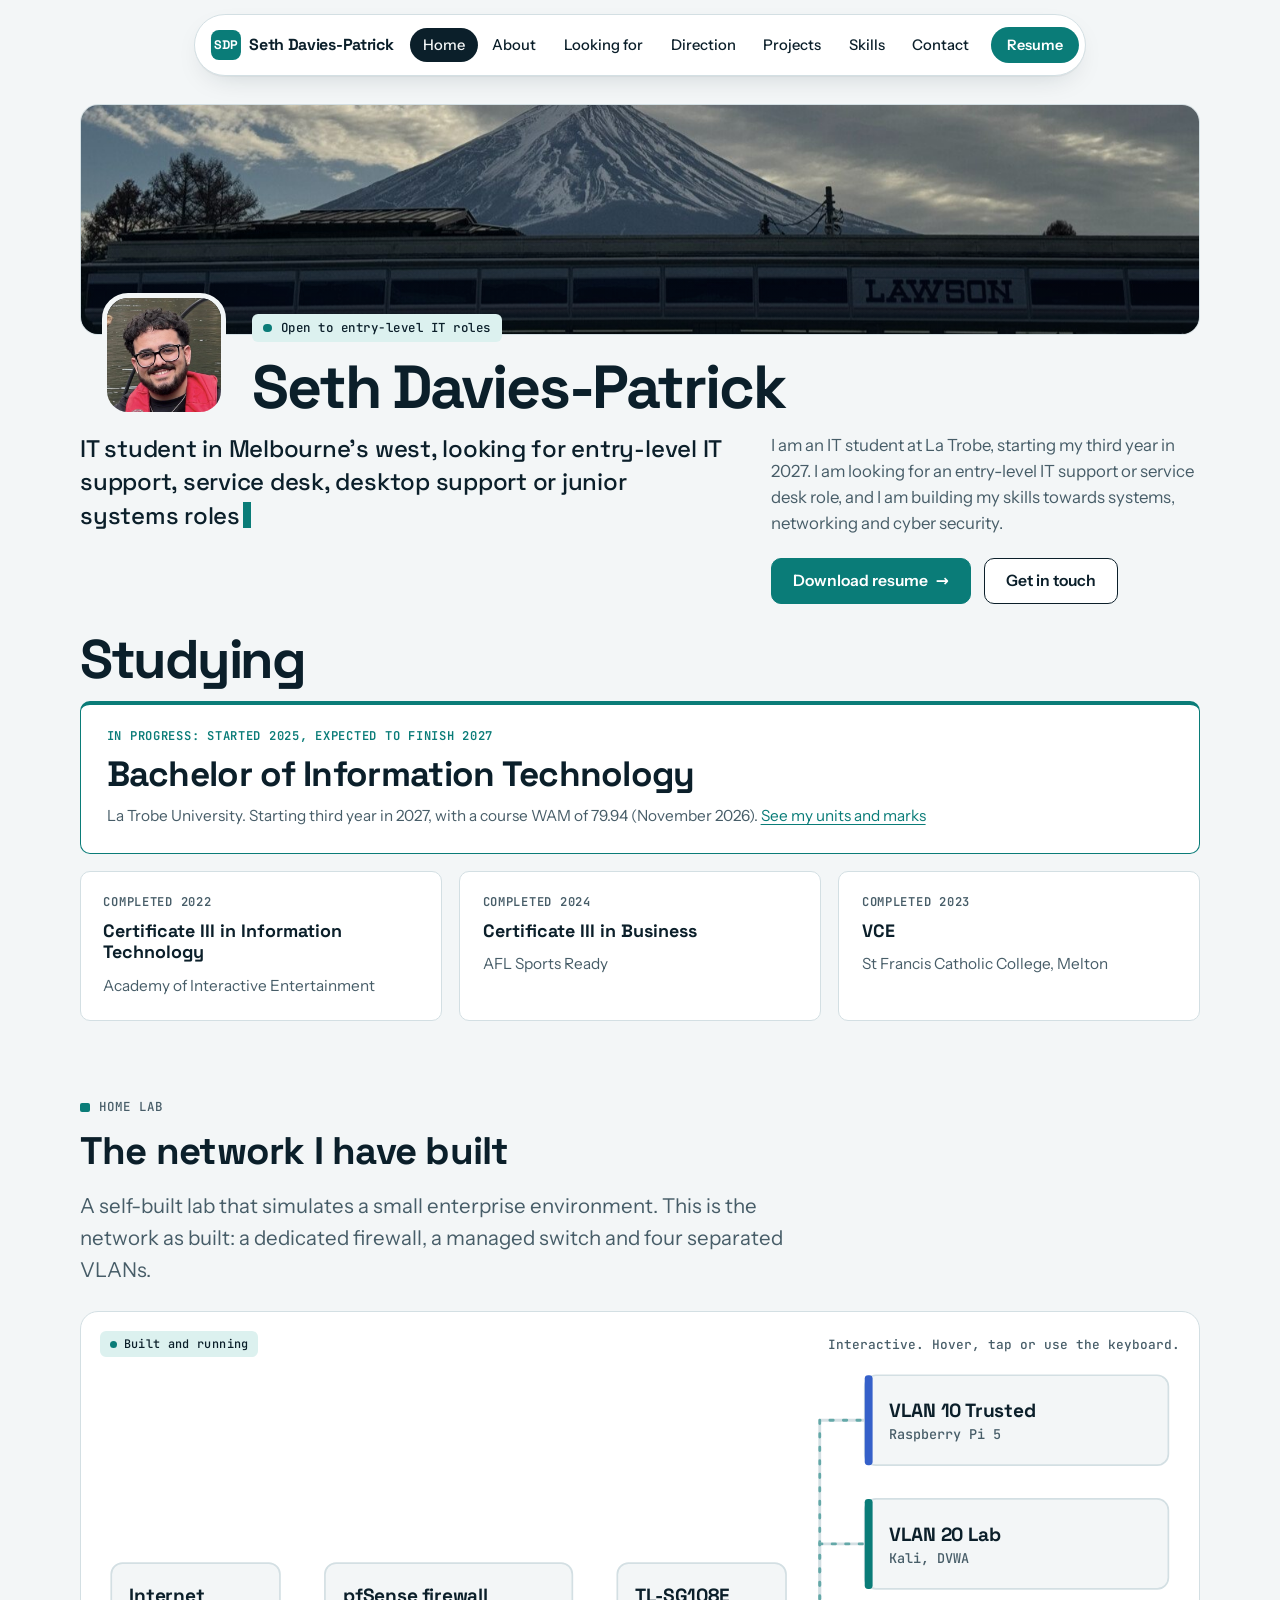
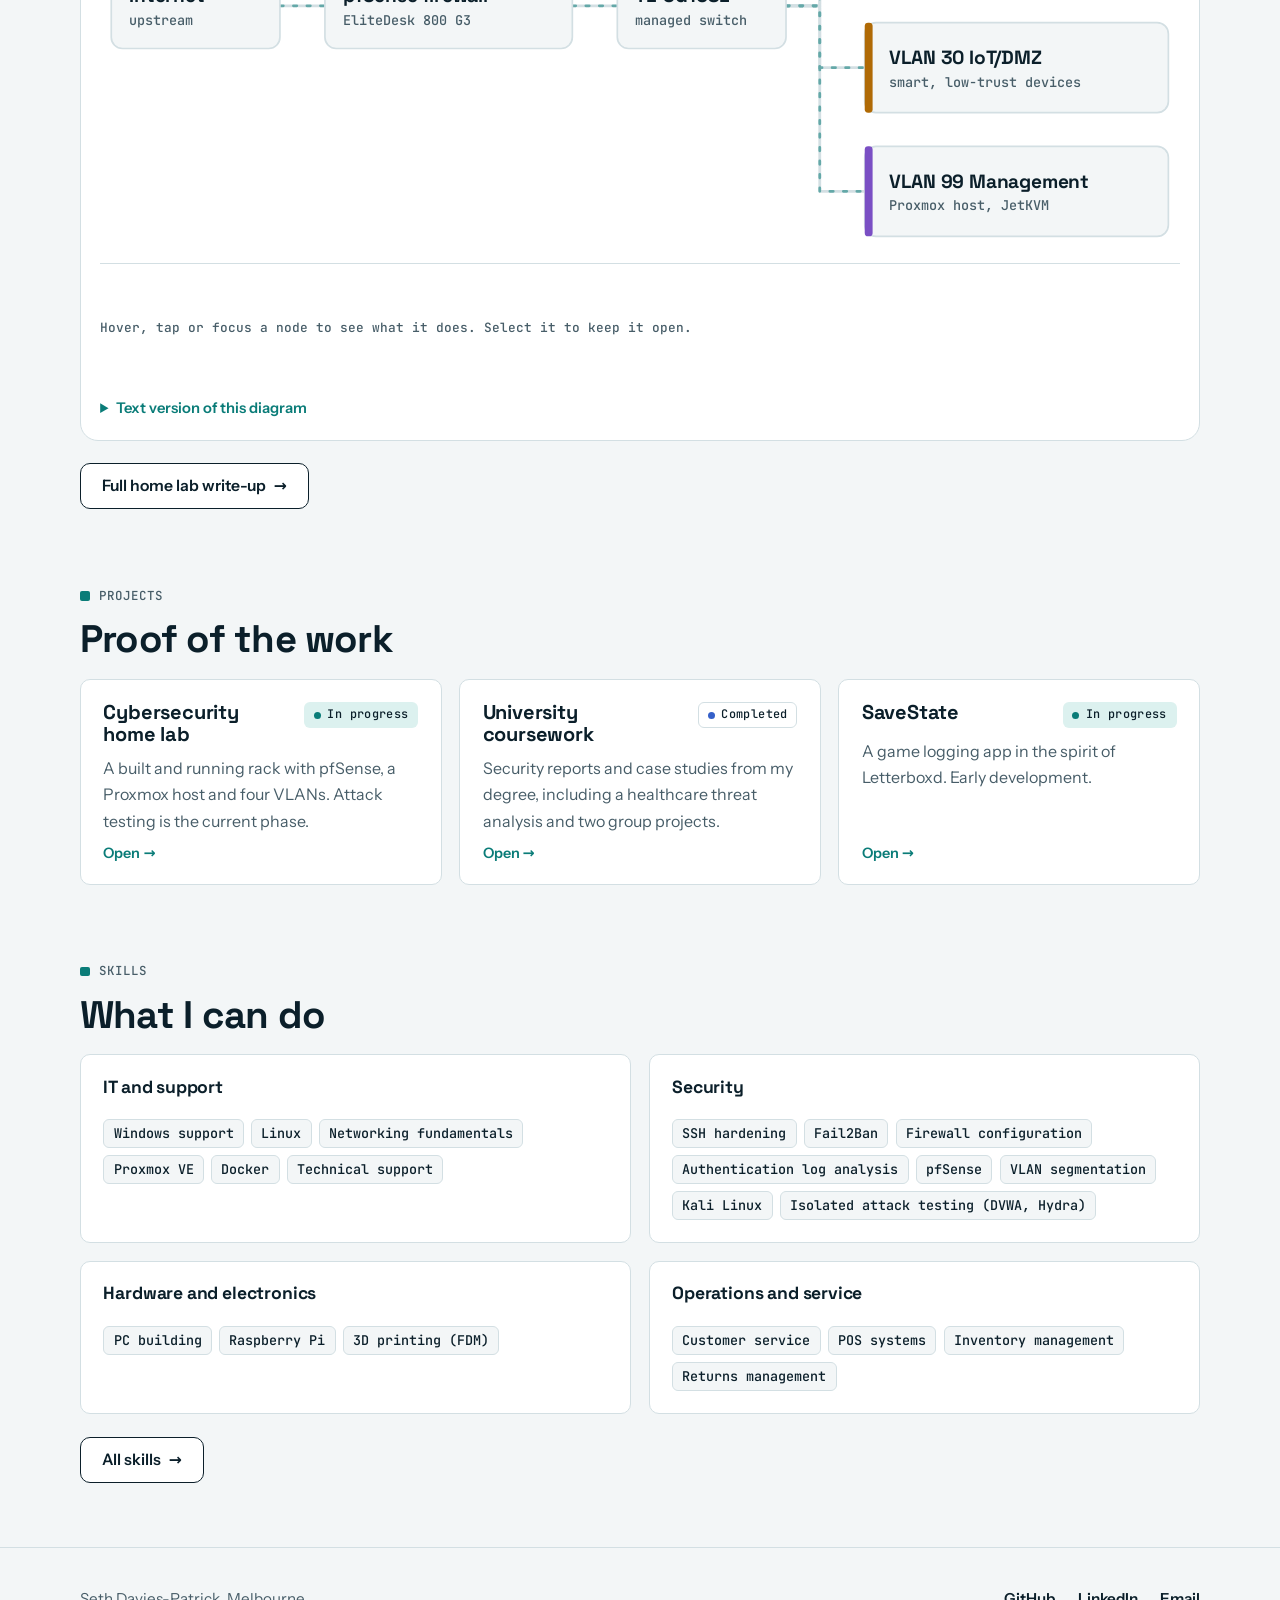
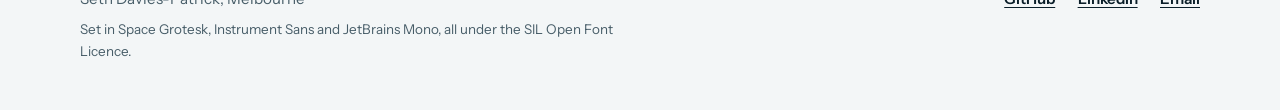
<file: index.html>
<!DOCTYPE html>
<html lang="en">
<head>
<meta charset="utf-8">
<meta name="viewport" content="width=device-width, initial-scale=1">
<title>Seth Davies-Patrick | Third-year IT student</title>
<meta name="description" content="Seth Davies-Patrick, an IT student in Melbourne's west, starting third year, looking for an entry-level IT support or service desk role.">
<meta name="color-scheme" content="light dark">
<link rel="icon" href="assets/img/favicon-32.png" type="image/png" sizes="32x32">
<link rel="apple-touch-icon" href="assets/img/apple-touch-icon.png">
<link rel="preload" href="assets/fonts/space-grotesk.woff2" as="font" type="font/woff2" crossorigin>
<link rel="stylesheet" href="assets/css/style.css">
<script>document.documentElement.classList.add('js')</script>
</head>
<body>
<a class="skip" href="#main">Skip to content</a>
<header class="nav">
  <div class="nav-bar">
    <a class="brand" href="index.html" aria-label="Seth Davies-Patrick, home"><b>SDP</b><span>Seth Davies-Patrick</span></a>
    <nav class="nav-links" aria-label="Main"><a href="index.html" aria-current="page">Home</a><a href="about.html">About</a><a href="looking-for.html">Looking for</a><a href="direction.html">Direction</a><a href="projects/index.html">Projects</a><a href="skills.html">Skills</a><a href="contact.html">Contact</a></nav>
    <button class="nav-toggle" type="button" aria-expanded="false">Menu</button>
    <a class="nav-resume" href="resume.pdf">Resume</a>
  </div>
</header>
<main id="main" class="wrap">

<section class="hero">
  <div class="hero-photo reveal"><img src="assets/img/banner.jpg" width="1400" height="350" alt="Mount Fuji rising behind a convenience store at dusk"></div>
  <div class="hero-id">
    <img class="pfp reveal" style="--d:120ms" src="assets/img/pfp.jpg" width="200" height="200" alt="Photo of Seth Davies-Patrick">
    <div>
      <span class="status reveal" style="--d:180ms"><i></i>Open to entry-level IT roles</span>
      <h1 class="reveal" style="--d:240ms">Seth Davies-Patrick</h1>
    </div>
  </div>
  <div class="hero-copy">
    <div>
      <p class="tagline reveal" style="--d:300ms">IT student in Melbourne&rsquo;s west, looking for entry-level IT support, service desk, desktop support or junior systems roles<span class="caret" aria-hidden="true"></span></p>
    </div>
    <div class="reveal" style="--d:360ms">
      <p class="lede" style="font-size:1.05rem">I am an IT student at La Trobe, starting my third year in 2027. I am looking for an entry-level IT support or service desk role, and I am building my skills towards systems, networking and cyber security.</p>
      <div class="actions"><a class="btn primary" href="resume.pdf">Download resume <span class="arr">&rarr;</span></a><a class="btn" href="contact.html">Get in touch</a></div>
    </div>
  </div>
</section>

<section class="section">
  <h2 class="title-lg reveal">Studying</h2>
  <div class="grid" style="gap:1.1rem">
    <article class="card study-main static reveal"><span class="k k-live">In progress: started 2025, expected to finish 2027</span><strong>Bachelor of Information Technology</strong><span class="sub">La Trobe University. Starting third year in 2027, with a course WAM of 79.94 (November 2026). <a href="projects/uni-coursework.html">See my units and marks</a></span></article>
    <div class="grid three">
      <a class="card reveal" href="about.html#education" style="text-decoration:none;color:inherit"><span class="k">Completed 2022</span><strong>Certificate III in Information Technology</strong><span class="sub">Academy of Interactive Entertainment</span></a>
      <a class="card reveal" style="--d:70ms;text-decoration:none;color:inherit" href="about.html#education"><span class="k">Completed 2024</span><strong>Certificate III in Business</strong><span class="sub">AFL Sports Ready</span></a>
      <a class="card reveal" style="--d:140ms;text-decoration:none;color:inherit" href="about.html#education"><span class="k">Completed 2023</span><strong>VCE</strong><span class="sub">St Francis Catholic College, Melton</span></a>
    </div>
  </div>
</section>

<section class="section">
  <p class="eyebrow reveal">Home lab</p>
  <h2 class="reveal">The network I have built</h2>
  <p class="lede reveal" style="margin-bottom:1.6rem">A self-built lab that simulates a small enterprise environment. This is the network as built: a dedicated firewall, a managed switch and four separated VLANs.</p>
  <figure class="lab reveal" data-lab data-base="">
  <div class="lab-head"><span class="chip progress">Built and running</span><span class="lab-hint">Interactive. Hover, tap or use the keyboard.</span></div>
  <div class="lab-host" aria-live="off"></div>
  <div class="lab-panel" aria-live="polite"><p class="lab-hint">Hover, tap or focus a node to see what it does.</p></div>
  <div class="lab-text lab-fallback"><p><strong>Network as built, as a list.</strong></p>
    <ul><li>Internet to a pfSense firewall on an HP EliteDesk 800 G3 Mini, then a TL-SG108E managed switch.</li><li>Four firewalled VLANs: Trusted (10) with the Raspberry Pi 5, Lab (20) with Kali and DVWA, IoT/DMZ (30), and Management (99) with the Proxmox host and JetKVM.</li></ul></div>
  <details class="lab-text"><summary>Text version of this diagram</summary>
    <ul><li>Internet to a pfSense firewall on an HP EliteDesk 800 G3 Mini, then a TL-SG108E managed switch.</li><li>Four firewalled VLANs: Trusted (10) with the Raspberry Pi 5, Lab (20) with Kali and DVWA, IoT/DMZ (30), and Management (99) with the Proxmox host and JetKVM.</li></ul></details>
</figure>
  <div class="actions reveal"><a class="btn" href="projects/homelab.html">Full home lab write-up <span class="arr">&rarr;</span></a></div>
</section>

<section class="section">
  <p class="eyebrow reveal">Projects</p>
  <h2 class="reveal">Proof of the work</h2>
  <div class="grid three">
    <article class="card reveal"><div class="top"><h3><a href="projects/homelab.html">Cybersecurity home lab</a></h3><span class="chip progress">In progress</span></div><p>A built and running rack with pfSense, a Proxmox host and four VLANs. Attack testing is the current phase.</p><span class="more">Open <span class="arr">&rarr;</span></span></article>
    <article class="card reveal"><div class="top"><h3><a href="projects/uni-coursework.html">University coursework</a></h3><span class="chip done">Completed</span></div><p>Security reports and case studies from my degree, including a healthcare threat analysis and two group projects.</p><span class="more">Open <span class="arr">&rarr;</span></span></article>
    <article class="card reveal"><div class="top"><h3><a href="projects/savestate.html">SaveState</a></h3><span class="chip progress">In progress</span></div><p>A game logging app in the spirit of Letterboxd. Early development.</p><span class="more">Open <span class="arr">&rarr;</span></span></article>
  </div>
</section>

<section class="section">
  <p class="eyebrow reveal">Skills</p>
  <h2 class="reveal">What I can do</h2>
  <div class="grid two"><article class="card skillset static reveal" style="--d:0ms"><h3>IT and support</h3><ul><li>Windows support</li><li>Linux</li><li>Networking fundamentals</li><li>Proxmox VE</li><li>Docker</li><li>Technical support</li></ul></article><article class="card skillset static reveal" style="--d:70ms"><h3>Security</h3><ul><li>SSH hardening</li><li>Fail2Ban</li><li>Firewall configuration</li><li>Authentication log analysis</li><li>pfSense</li><li>VLAN segmentation</li><li>Kali Linux</li><li>Isolated attack testing (DVWA, Hydra)</li></ul></article><article class="card skillset static reveal" style="--d:140ms"><h3>Hardware and electronics</h3><ul><li>PC building</li><li>Raspberry Pi</li><li>3D printing (FDM)</li></ul></article><article class="card skillset static reveal" style="--d:210ms"><h3>Operations and service</h3><ul><li>Customer service</li><li>POS systems</li><li>Inventory management</li><li>Returns management</li></ul></article></div>
  <div class="actions reveal"><a class="btn" href="skills.html">All skills <span class="arr">&rarr;</span></a></div>
</section>

</main>
<footer class="footer">
  <div class="wrap">
    <div><p>Seth Davies-Patrick, Melbourne</p><span class="credit">Set in Space Grotesk, Instrument Sans and JetBrains Mono, all under the SIL Open Font Licence.</span></div>
    <div class="links">
      <a href="https://github.com/sethosauruss" rel="noopener">GitHub</a>
      <a href="https://au.linkedin.com/in/sethdaviespatrick" rel="noopener">LinkedIn</a>
      <a href="mailto:sethdaviespatrick@gmail.com">Email</a>
    </div>
  </div>
</footer>
<script src="assets/js/main.js" defer></script><script src="assets/js/lab.js" defer></script>
</body>
</html>
</file>
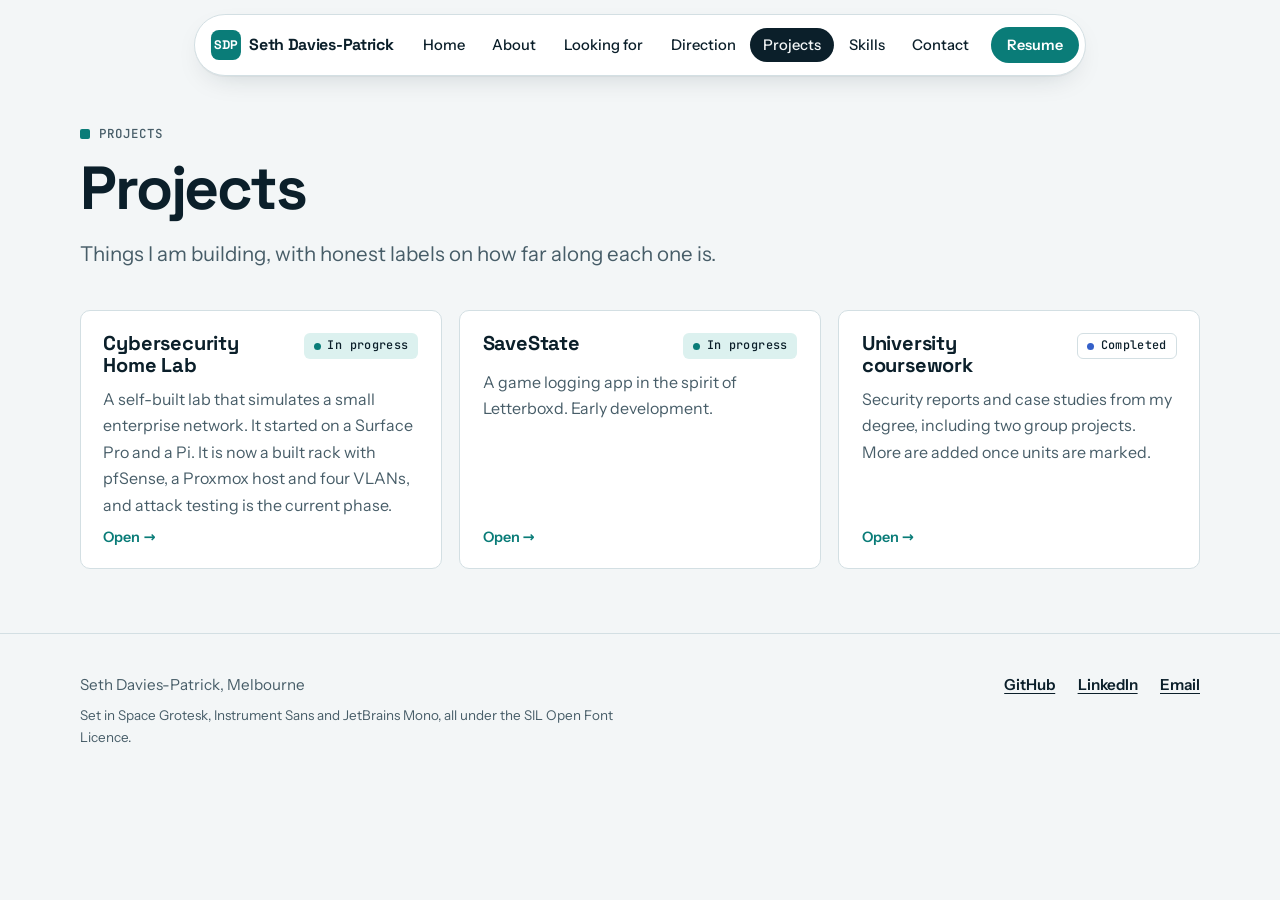
<file: projects/index.html>
<!DOCTYPE html>
<html lang="en">
<head>
<meta charset="utf-8">
<meta name="viewport" content="width=device-width, initial-scale=1">
<title>Projects | Seth Davies-Patrick</title>
<meta name="description" content="Projects with honest status labels.">
<meta name="color-scheme" content="light dark">
<link rel="icon" href="../assets/img/favicon-32.png" type="image/png" sizes="32x32">
<link rel="apple-touch-icon" href="../assets/img/apple-touch-icon.png">
<link rel="preload" href="../assets/fonts/space-grotesk.woff2" as="font" type="font/woff2" crossorigin>
<link rel="stylesheet" href="../assets/css/style.css">
<script>document.documentElement.classList.add('js')</script>
</head>
<body>
<a class="skip" href="#main">Skip to content</a>
<header class="nav">
  <div class="nav-bar">
    <a class="brand" href="../index.html" aria-label="Seth Davies-Patrick, home"><b>SDP</b><span>Seth Davies-Patrick</span></a>
    <nav class="nav-links" aria-label="Main"><a href="../index.html">Home</a><a href="../about.html">About</a><a href="../looking-for.html">Looking for</a><a href="../direction.html">Direction</a><a href="../projects/index.html" aria-current="page">Projects</a><a href="../skills.html">Skills</a><a href="../contact.html">Contact</a></nav>
    <button class="nav-toggle" type="button" aria-expanded="false">Menu</button>
    <a class="nav-resume" href="../resume.pdf">Resume</a>
  </div>
</header>
<main id="main" class="wrap">
<section class="page-head"><p class="eyebrow reveal">Projects</p><h1 class="reveal" style="--d:60ms">Projects</h1><p class="lede">Things I am building, with honest labels on how far along each one is.</p></section>
<section class="section" style="margin-top:2.5rem"><div class="grid three">
  <article class="card reveal"><div class="top"><h3><a href="homelab.html">Cybersecurity Home Lab</a></h3><span class="chip progress">In progress</span></div><p>A self-built lab that simulates a small enterprise network. It started on a Surface Pro and a Pi. It is now a built rack with pfSense, a Proxmox host and four VLANs, and attack testing is the current phase.</p><span class="more">Open <span class="arr">&rarr;</span></span></article>
  <article class="card reveal"><div class="top"><h3><a href="savestate.html">SaveState</a></h3><span class="chip progress">In progress</span></div><p>A game logging app in the spirit of Letterboxd. Early development.</p><span class="more">Open <span class="arr">&rarr;</span></span></article>
  <article class="card reveal"><div class="top"><h3><a href="uni-coursework.html">University coursework</a></h3><span class="chip done">Completed</span></div><p>Security reports and case studies from my degree, including two group projects. More are added once units are marked.</p><span class="more">Open <span class="arr">&rarr;</span></span></article>
</div></section>

</main>
<footer class="footer">
  <div class="wrap">
    <div><p>Seth Davies-Patrick, Melbourne</p><span class="credit">Set in Space Grotesk, Instrument Sans and JetBrains Mono, all under the SIL Open Font Licence.</span></div>
    <div class="links">
      <a href="https://github.com/sethosauruss" rel="noopener">GitHub</a>
      <a href="https://au.linkedin.com/in/sethdaviespatrick" rel="noopener">LinkedIn</a>
      <a href="mailto:sethdaviespatrick@gmail.com">Email</a>
    </div>
  </div>
</footer>
<script src="../assets/js/main.js" defer></script>
</body>
</html>
</file>
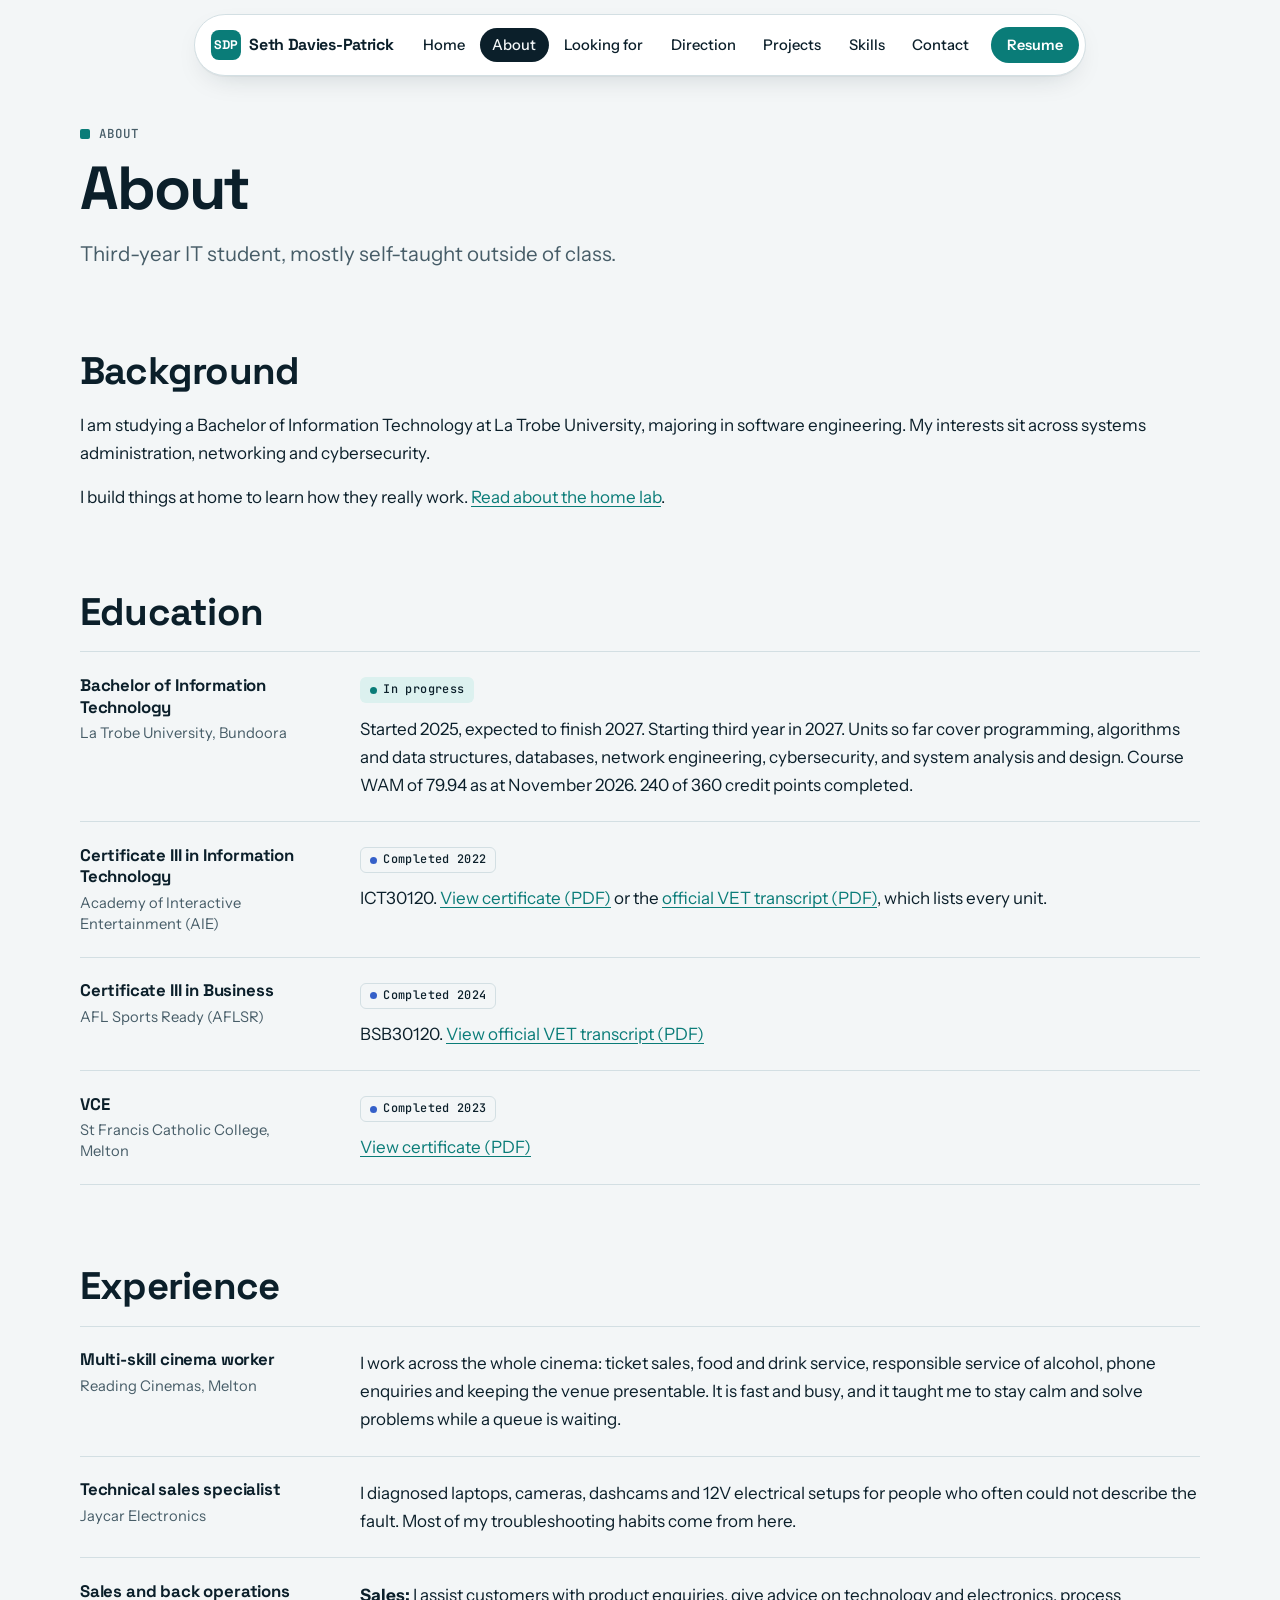
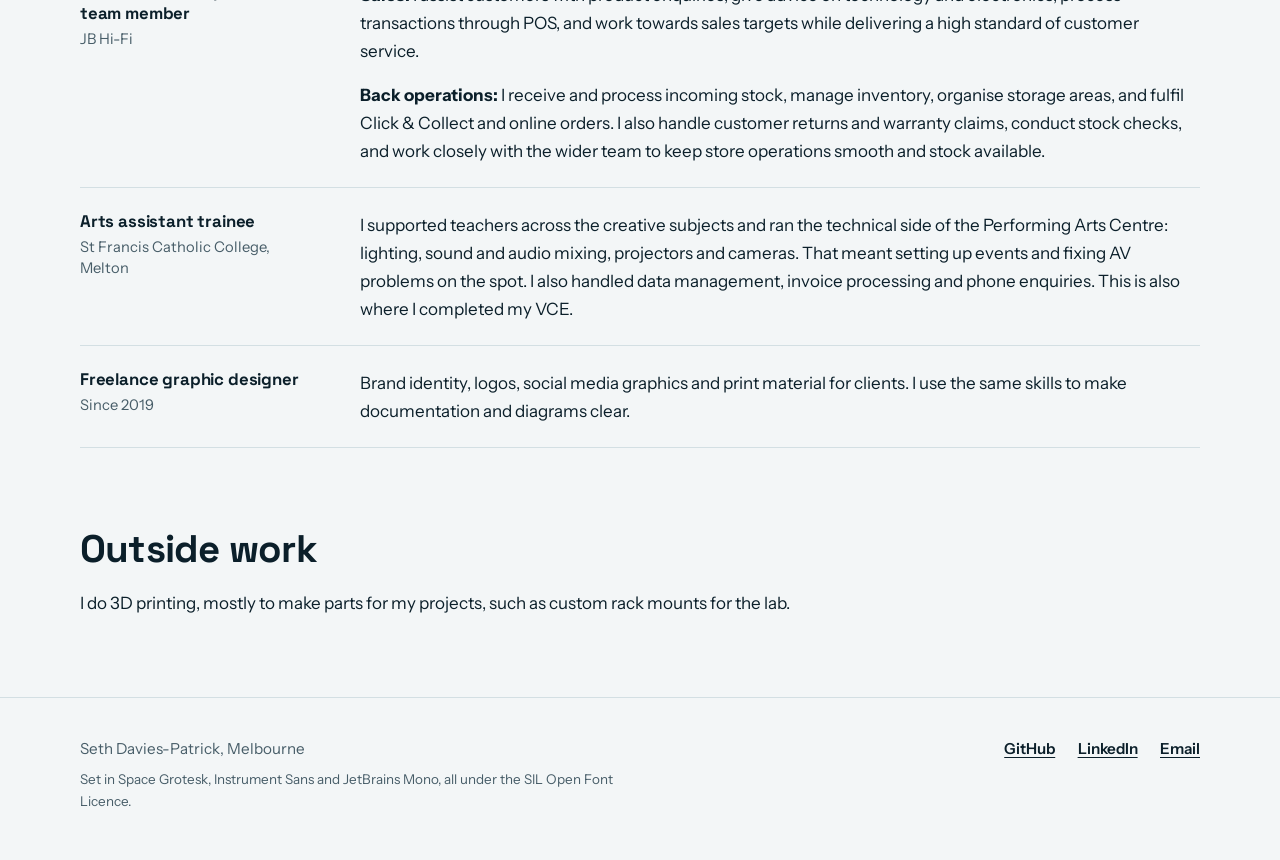
<file: about.html>
<!DOCTYPE html>
<html lang="en">
<head>
<meta charset="utf-8">
<meta name="viewport" content="width=device-width, initial-scale=1">
<title>About | Seth Davies-Patrick</title>
<meta name="description" content="Background, education and experience.">
<meta name="color-scheme" content="light dark">
<link rel="icon" href="assets/img/favicon-32.png" type="image/png" sizes="32x32">
<link rel="apple-touch-icon" href="assets/img/apple-touch-icon.png">
<link rel="preload" href="assets/fonts/space-grotesk.woff2" as="font" type="font/woff2" crossorigin>
<link rel="stylesheet" href="assets/css/style.css">
<script>document.documentElement.classList.add('js')</script>
</head>
<body>
<a class="skip" href="#main">Skip to content</a>
<header class="nav">
  <div class="nav-bar">
    <a class="brand" href="index.html" aria-label="Seth Davies-Patrick, home"><b>SDP</b><span>Seth Davies-Patrick</span></a>
    <nav class="nav-links" aria-label="Main"><a href="index.html">Home</a><a href="about.html" aria-current="page">About</a><a href="looking-for.html">Looking for</a><a href="direction.html">Direction</a><a href="projects/index.html">Projects</a><a href="skills.html">Skills</a><a href="contact.html">Contact</a></nav>
    <button class="nav-toggle" type="button" aria-expanded="false">Menu</button>
    <a class="nav-resume" href="resume.pdf">Resume</a>
  </div>
</header>
<main id="main" class="wrap">
<section class="page-head"><p class="eyebrow reveal">About</p><h1 class="reveal" style="--d:60ms">About</h1><p class="lede">Third-year IT student, mostly self-taught outside of class.</p></section>
<section class="section">
  <h2 class="reveal">Background</h2>
  <p class="reveal">I am studying a Bachelor of Information Technology at La Trobe University, majoring in software engineering. My interests sit across systems administration, networking and cybersecurity.</p>
  <p class="reveal">I build things at home to learn how they really work. <a href="projects/homelab.html">Read about the home lab</a>.</p>
</section>
<section class="section" id="education">
  <h2 class="reveal">Education</h2>
  <dl class="facts"><div class="reveal"><dt>Bachelor of Information Technology<span class="meta">La Trobe University, Bundoora</span></dt><dd><span class="chip progress">In progress</span><p style="margin:.7rem 0 0">Started 2025, expected to finish 2027. Starting third year in 2027. Units so far cover programming, algorithms and data structures, databases, network engineering, cybersecurity, and system analysis and design. Course WAM of 79.94 as at November 2026. 240 of 360 credit points completed.</p></dd></div><div class="reveal"><dt>Certificate III in Information Technology<span class="meta">Academy of Interactive Entertainment (AIE)</span></dt><dd><span class="chip done">Completed 2022</span><p style="margin:.7rem 0 0">ICT30120. <a href="certificates/certificate-iii-information-technology.pdf">View certificate (PDF)</a> or the <a href="certificates/vet-transcript.pdf">official VET transcript (PDF)</a>, which lists every unit.</p></dd></div><div class="reveal"><dt>Certificate III in Business<span class="meta">AFL Sports Ready (AFLSR)</span></dt><dd><span class="chip done">Completed 2024</span><p style="margin:.7rem 0 0">BSB30120. <a href="certificates/vet-transcript.pdf">View official VET transcript (PDF)</a></p></dd></div><div class="reveal"><dt>VCE<span class="meta">St Francis Catholic College, Melton</span></dt><dd><span class="chip done">Completed 2023</span><p style="margin:.7rem 0 0"><a href="certificates/vce-certificate.pdf">View certificate (PDF)</a></p></dd></div></dl>
</section>
<section class="section">
  <h2 class="reveal">Experience</h2>
  <dl class="facts"><div class="reveal"><dt>Multi-skill cinema worker<span class="meta">Reading Cinemas, Melton</span></dt><dd>I work across the whole cinema: ticket sales, food and drink service, responsible service of alcohol, phone enquiries and keeping the venue presentable. It is fast and busy, and it taught me to stay calm and solve problems while a queue is waiting.</dd></div><div class="reveal"><dt>Technical sales specialist<span class="meta">Jaycar Electronics</span></dt><dd>I diagnosed laptops, cameras, dashcams and 12V electrical setups for people who often could not describe the fault. Most of my troubleshooting habits come from here.</dd></div><div class="reveal"><dt>Sales and back operations team member<span class="meta">JB Hi-Fi</span></dt><dd><p><strong>Sales:</strong> I assist customers with product enquiries, give advice on technology and electronics, process transactions through POS, and work towards sales targets while delivering a high standard of customer service.</p><p><strong>Back operations:</strong> I receive and process incoming stock, manage inventory, organise storage areas, and fulfil Click &amp; Collect and online orders. I also handle customer returns and warranty claims, conduct stock checks, and work closely with the wider team to keep store operations smooth and stock available.</p></dd></div><div class="reveal"><dt>Arts assistant trainee<span class="meta">St Francis Catholic College, Melton</span></dt><dd>I supported teachers across the creative subjects and ran the technical side of the Performing Arts Centre: lighting, sound and audio mixing, projectors and cameras. That meant setting up events and fixing AV problems on the spot. I also handled data management, invoice processing and phone enquiries. This is also where I completed my VCE.</dd></div><div class="reveal"><dt>Freelance graphic designer<span class="meta">Since 2019</span></dt><dd>Brand identity, logos, social media graphics and print material for clients. I use the same skills to make documentation and diagrams clear.</dd></div></dl>
</section>
<section class="section">
  <h2 class="reveal">Outside work</h2>
  <p class="reveal">I do 3D printing, mostly to make parts for my projects, such as custom rack mounts for the lab.</p>
</section>

</main>
<footer class="footer">
  <div class="wrap">
    <div><p>Seth Davies-Patrick, Melbourne</p><span class="credit">Set in Space Grotesk, Instrument Sans and JetBrains Mono, all under the SIL Open Font Licence.</span></div>
    <div class="links">
      <a href="https://github.com/sethosauruss" rel="noopener">GitHub</a>
      <a href="https://au.linkedin.com/in/sethdaviespatrick" rel="noopener">LinkedIn</a>
      <a href="mailto:sethdaviespatrick@gmail.com">Email</a>
    </div>
  </div>
</footer>
<script src="assets/js/main.js" defer></script>
</body>
</html>
</file>
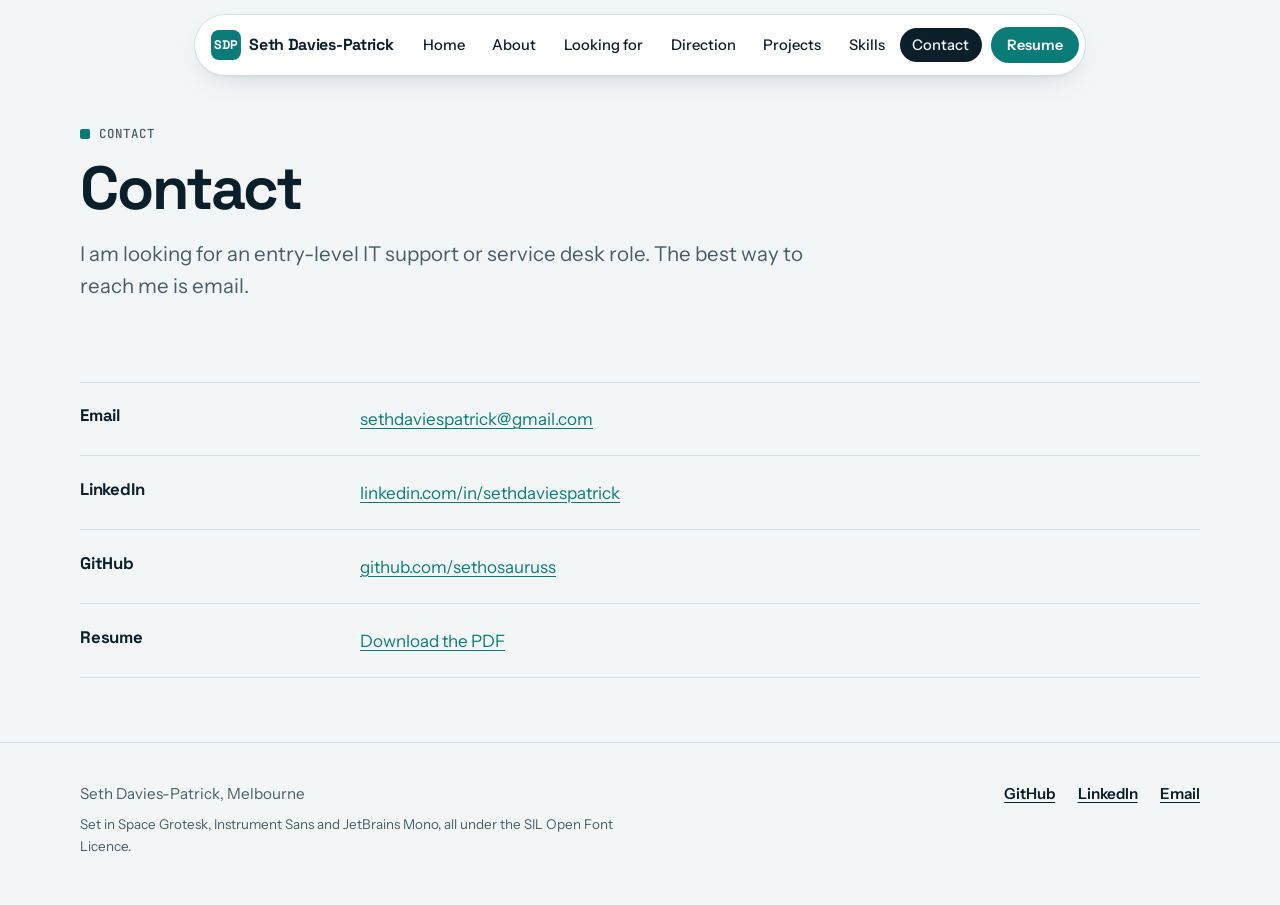
<file: contact.html>
<!DOCTYPE html>
<html lang="en">
<head>
<meta charset="utf-8">
<meta name="viewport" content="width=device-width, initial-scale=1">
<title>Contact | Seth Davies-Patrick</title>
<meta name="description" content="How to reach Seth Davies-Patrick.">
<meta name="color-scheme" content="light dark">
<link rel="icon" href="assets/img/favicon-32.png" type="image/png" sizes="32x32">
<link rel="apple-touch-icon" href="assets/img/apple-touch-icon.png">
<link rel="preload" href="assets/fonts/space-grotesk.woff2" as="font" type="font/woff2" crossorigin>
<link rel="stylesheet" href="assets/css/style.css">
<script>document.documentElement.classList.add('js')</script>
</head>
<body>
<a class="skip" href="#main">Skip to content</a>
<header class="nav">
  <div class="nav-bar">
    <a class="brand" href="index.html" aria-label="Seth Davies-Patrick, home"><b>SDP</b><span>Seth Davies-Patrick</span></a>
    <nav class="nav-links" aria-label="Main"><a href="index.html">Home</a><a href="about.html">About</a><a href="looking-for.html">Looking for</a><a href="direction.html">Direction</a><a href="projects/index.html">Projects</a><a href="skills.html">Skills</a><a href="contact.html" aria-current="page">Contact</a></nav>
    <button class="nav-toggle" type="button" aria-expanded="false">Menu</button>
    <a class="nav-resume" href="resume.pdf">Resume</a>
  </div>
</header>
<main id="main" class="wrap">
<section class="page-head"><p class="eyebrow reveal">Contact</p><h1 class="reveal" style="--d:60ms">Contact</h1><p class="lede">I am looking for an entry-level IT support or service desk role. The best way to reach me is email.</p></section>
<section class="section">
  <dl class="facts"><div class="reveal"><dt>Email</dt><dd><a href="mailto:sethdaviespatrick@gmail.com">sethdaviespatrick@gmail.com</a></dd></div><div class="reveal"><dt>LinkedIn</dt><dd><a href="https://au.linkedin.com/in/sethdaviespatrick" rel="noopener">linkedin.com/in/sethdaviespatrick</a></dd></div><div class="reveal"><dt>GitHub</dt><dd><a href="https://github.com/sethosauruss" rel="noopener">github.com/sethosauruss</a></dd></div><div class="reveal"><dt>Resume</dt><dd><a href="resume.pdf">Download the PDF</a></dd></div></dl>
</section>

</main>
<footer class="footer">
  <div class="wrap">
    <div><p>Seth Davies-Patrick, Melbourne</p><span class="credit">Set in Space Grotesk, Instrument Sans and JetBrains Mono, all under the SIL Open Font Licence.</span></div>
    <div class="links">
      <a href="https://github.com/sethosauruss" rel="noopener">GitHub</a>
      <a href="https://au.linkedin.com/in/sethdaviespatrick" rel="noopener">LinkedIn</a>
      <a href="mailto:sethdaviespatrick@gmail.com">Email</a>
    </div>
  </div>
</footer>
<script src="assets/js/main.js" defer></script>
</body>
</html>
</file>
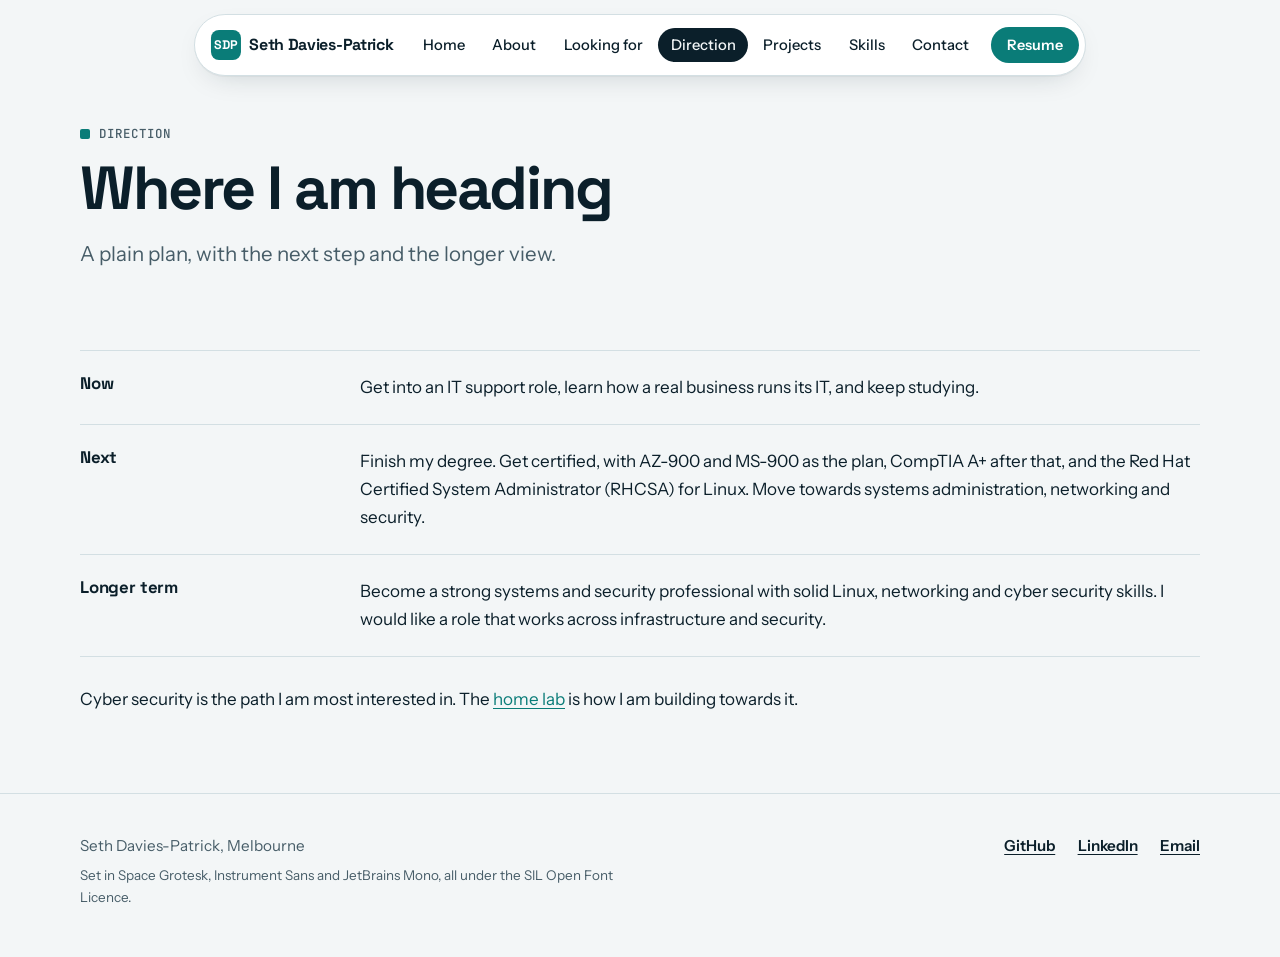
<file: direction.html>
<!DOCTYPE html>
<html lang="en">
<head>
<meta charset="utf-8">
<meta name="viewport" content="width=device-width, initial-scale=1">
<title>Where I am heading | Seth Davies-Patrick</title>
<meta name="description" content="Next steps and longer-term plan.">
<meta name="color-scheme" content="light dark">
<link rel="icon" href="assets/img/favicon-32.png" type="image/png" sizes="32x32">
<link rel="apple-touch-icon" href="assets/img/apple-touch-icon.png">
<link rel="preload" href="assets/fonts/space-grotesk.woff2" as="font" type="font/woff2" crossorigin>
<link rel="stylesheet" href="assets/css/style.css">
<script>document.documentElement.classList.add('js')</script>
</head>
<body>
<a class="skip" href="#main">Skip to content</a>
<header class="nav">
  <div class="nav-bar">
    <a class="brand" href="index.html" aria-label="Seth Davies-Patrick, home"><b>SDP</b><span>Seth Davies-Patrick</span></a>
    <nav class="nav-links" aria-label="Main"><a href="index.html">Home</a><a href="about.html">About</a><a href="looking-for.html">Looking for</a><a href="direction.html" aria-current="page">Direction</a><a href="projects/index.html">Projects</a><a href="skills.html">Skills</a><a href="contact.html">Contact</a></nav>
    <button class="nav-toggle" type="button" aria-expanded="false">Menu</button>
    <a class="nav-resume" href="resume.pdf">Resume</a>
  </div>
</header>
<main id="main" class="wrap">
<section class="page-head"><p class="eyebrow reveal">Direction</p><h1 class="reveal" style="--d:60ms">Where I am heading</h1><p class="lede">A plain plan, with the next step and the longer view.</p></section>
<section class="section">
  <dl class="facts"><div class="reveal"><dt>Now</dt><dd>Get into an IT support role, learn how a real business runs its IT, and keep studying.</dd></div><div class="reveal"><dt>Next</dt><dd>Finish my degree. Get certified, with AZ-900 and MS-900 as the plan, CompTIA A+ after that, and the Red Hat Certified System Administrator (RHCSA) for Linux. Move towards systems administration, networking and security.</dd></div><div class="reveal"><dt>Longer term</dt><dd>Become a strong systems and security professional with solid Linux, networking and cyber security skills. I would like a role that works across infrastructure and security.</dd></div></dl>
  <p class="reveal" style="margin-top:1.8rem">Cyber security is the path I am most interested in. The <a href="projects/homelab.html">home lab</a> is how I am building towards it.</p>
</section>

</main>
<footer class="footer">
  <div class="wrap">
    <div><p>Seth Davies-Patrick, Melbourne</p><span class="credit">Set in Space Grotesk, Instrument Sans and JetBrains Mono, all under the SIL Open Font Licence.</span></div>
    <div class="links">
      <a href="https://github.com/sethosauruss" rel="noopener">GitHub</a>
      <a href="https://au.linkedin.com/in/sethdaviespatrick" rel="noopener">LinkedIn</a>
      <a href="mailto:sethdaviespatrick@gmail.com">Email</a>
    </div>
  </div>
</footer>
<script src="assets/js/main.js" defer></script>
</body>
</html>
</file>
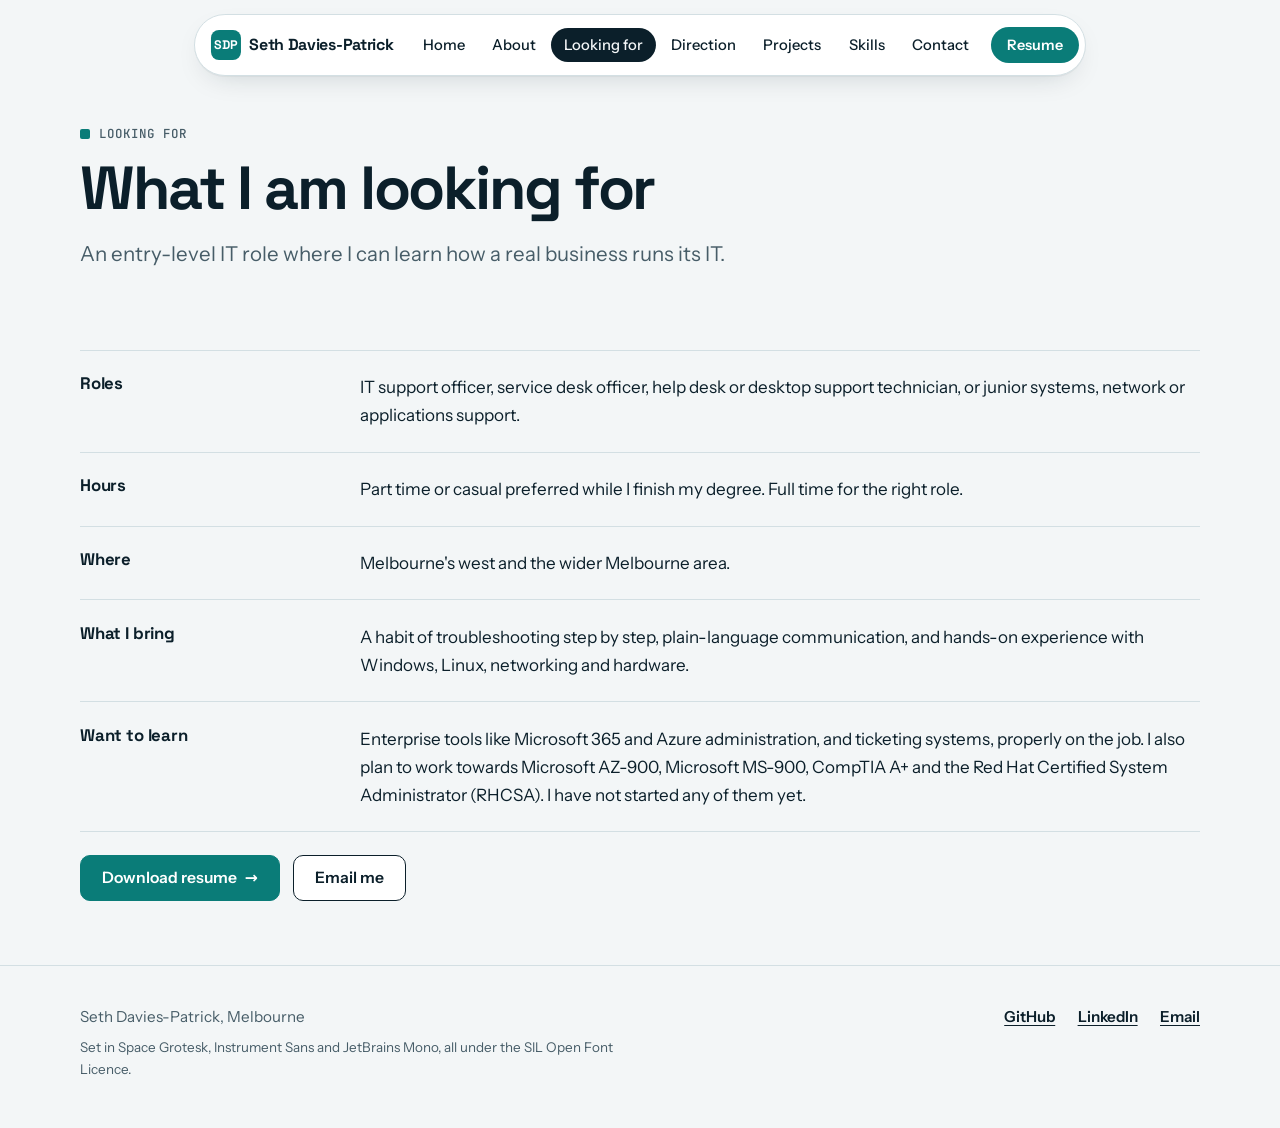
<file: looking-for.html>
<!DOCTYPE html>
<html lang="en">
<head>
<meta charset="utf-8">
<meta name="viewport" content="width=device-width, initial-scale=1">
<title>What I am looking for | Seth Davies-Patrick</title>
<meta name="description" content="Roles, hours and location.">
<meta name="color-scheme" content="light dark">
<link rel="icon" href="assets/img/favicon-32.png" type="image/png" sizes="32x32">
<link rel="apple-touch-icon" href="assets/img/apple-touch-icon.png">
<link rel="preload" href="assets/fonts/space-grotesk.woff2" as="font" type="font/woff2" crossorigin>
<link rel="stylesheet" href="assets/css/style.css">
<script>document.documentElement.classList.add('js')</script>
</head>
<body>
<a class="skip" href="#main">Skip to content</a>
<header class="nav">
  <div class="nav-bar">
    <a class="brand" href="index.html" aria-label="Seth Davies-Patrick, home"><b>SDP</b><span>Seth Davies-Patrick</span></a>
    <nav class="nav-links" aria-label="Main"><a href="index.html">Home</a><a href="about.html">About</a><a href="looking-for.html" aria-current="page">Looking for</a><a href="direction.html">Direction</a><a href="projects/index.html">Projects</a><a href="skills.html">Skills</a><a href="contact.html">Contact</a></nav>
    <button class="nav-toggle" type="button" aria-expanded="false">Menu</button>
    <a class="nav-resume" href="resume.pdf">Resume</a>
  </div>
</header>
<main id="main" class="wrap">
<section class="page-head"><p class="eyebrow reveal">Looking for</p><h1 class="reveal" style="--d:60ms">What I am looking for</h1><p class="lede">An entry-level IT role where I can learn how a real business runs its IT.</p></section>
<section class="section">
  <dl class="facts"><div class="reveal"><dt>Roles</dt><dd>IT support officer, service desk officer, help desk or desktop support technician, or junior systems, network or applications support.</dd></div><div class="reveal"><dt>Hours</dt><dd>Part time or casual preferred while I finish my degree. Full time for the right role.</dd></div><div class="reveal"><dt>Where</dt><dd>Melbourne's west and the wider Melbourne area.</dd></div><div class="reveal"><dt>What I bring</dt><dd>A habit of troubleshooting step by step, plain-language communication, and hands-on experience with Windows, Linux, networking and hardware.</dd></div><div class="reveal"><dt>Want to learn</dt><dd>Enterprise tools like Microsoft 365 and Azure administration, and ticketing systems, properly on the job. I also plan to work towards Microsoft AZ-900, Microsoft MS-900, CompTIA A+ and the Red Hat Certified System Administrator (RHCSA). I have not started any of them yet.</dd></div></dl>
  <div class="actions reveal"><a class="btn primary" href="resume.pdf">Download resume <span class="arr">&rarr;</span></a><a class="btn" href="mailto:sethdaviespatrick@gmail.com">Email me</a></div>
</section>

</main>
<footer class="footer">
  <div class="wrap">
    <div><p>Seth Davies-Patrick, Melbourne</p><span class="credit">Set in Space Grotesk, Instrument Sans and JetBrains Mono, all under the SIL Open Font Licence.</span></div>
    <div class="links">
      <a href="https://github.com/sethosauruss" rel="noopener">GitHub</a>
      <a href="https://au.linkedin.com/in/sethdaviespatrick" rel="noopener">LinkedIn</a>
      <a href="mailto:sethdaviespatrick@gmail.com">Email</a>
    </div>
  </div>
</footer>
<script src="assets/js/main.js" defer></script>
</body>
</html>
</file>
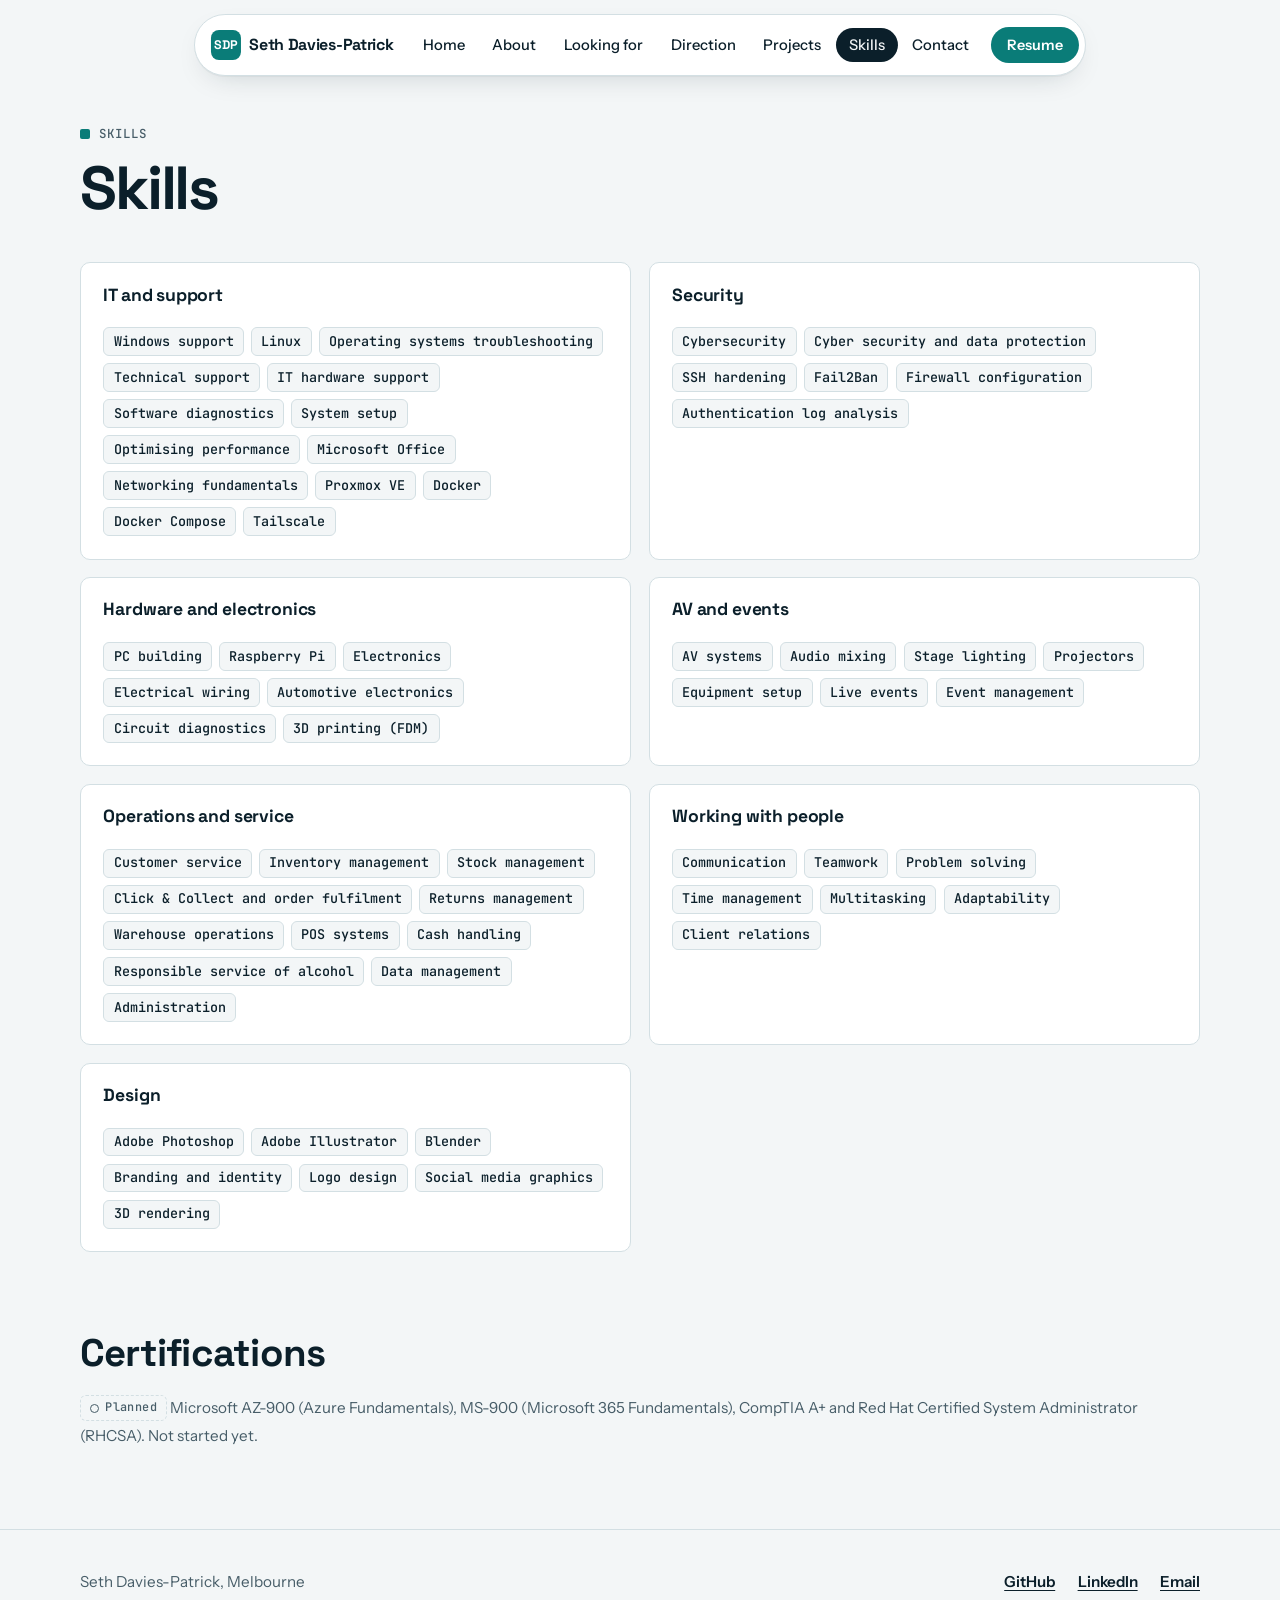
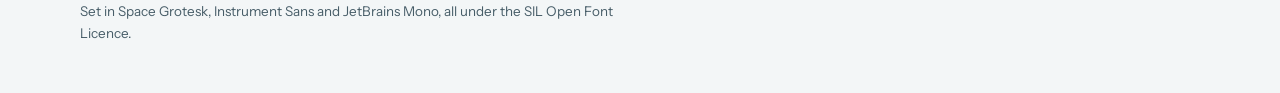
<file: skills.html>
<!DOCTYPE html>
<html lang="en">
<head>
<meta charset="utf-8">
<meta name="viewport" content="width=device-width, initial-scale=1">
<title>Skills | Seth Davies-Patrick</title>
<meta name="description" content="Skills across IT, security, hardware, AV, operations and design.">
<meta name="color-scheme" content="light dark">
<link rel="icon" href="assets/img/favicon-32.png" type="image/png" sizes="32x32">
<link rel="apple-touch-icon" href="assets/img/apple-touch-icon.png">
<link rel="preload" href="assets/fonts/space-grotesk.woff2" as="font" type="font/woff2" crossorigin>
<link rel="stylesheet" href="assets/css/style.css">
<script>document.documentElement.classList.add('js')</script>
</head>
<body>
<a class="skip" href="#main">Skip to content</a>
<header class="nav">
  <div class="nav-bar">
    <a class="brand" href="index.html" aria-label="Seth Davies-Patrick, home"><b>SDP</b><span>Seth Davies-Patrick</span></a>
    <nav class="nav-links" aria-label="Main"><a href="index.html">Home</a><a href="about.html">About</a><a href="looking-for.html">Looking for</a><a href="direction.html">Direction</a><a href="projects/index.html">Projects</a><a href="skills.html" aria-current="page">Skills</a><a href="contact.html">Contact</a></nav>
    <button class="nav-toggle" type="button" aria-expanded="false">Menu</button>
    <a class="nav-resume" href="resume.pdf">Resume</a>
  </div>
</header>
<main id="main" class="wrap">
<section class="page-head"><p class="eyebrow reveal">Skills</p><h1 class="reveal" style="--d:60ms">Skills</h1></section>
<section class="section" style="margin-top:2.5rem"><div class="grid two"><article class="card skillset static reveal" style="--d:0ms"><h3>IT and support</h3><ul><li>Windows support</li><li>Linux</li><li>Operating systems troubleshooting</li><li>Technical support</li><li>IT hardware support</li><li>Software diagnostics</li><li>System setup</li><li>Optimising performance</li><li>Microsoft Office</li><li>Networking fundamentals</li><li>Proxmox VE</li><li>Docker</li><li>Docker Compose</li><li>Tailscale</li></ul></article><article class="card skillset static reveal" style="--d:70ms"><h3>Security</h3><ul><li>Cybersecurity</li><li>Cyber security and data protection</li><li>SSH hardening</li><li>Fail2Ban</li><li>Firewall configuration</li><li>Authentication log analysis</li></ul></article><article class="card skillset static reveal" style="--d:140ms"><h3>Hardware and electronics</h3><ul><li>PC building</li><li>Raspberry Pi</li><li>Electronics</li><li>Electrical wiring</li><li>Automotive electronics</li><li>Circuit diagnostics</li><li>3D printing (FDM)</li></ul></article><article class="card skillset static reveal" style="--d:210ms"><h3>AV and events</h3><ul><li>AV systems</li><li>Audio mixing</li><li>Stage lighting</li><li>Projectors</li><li>Equipment setup</li><li>Live events</li><li>Event management</li></ul></article><article class="card skillset static reveal" style="--d:280ms"><h3>Operations and service</h3><ul><li>Customer service</li><li>Inventory management</li><li>Stock management</li><li>Click &amp; Collect and order fulfilment</li><li>Returns management</li><li>Warehouse operations</li><li>POS systems</li><li>Cash handling</li><li>Responsible service of alcohol</li><li>Data management</li><li>Administration</li></ul></article><article class="card skillset static reveal" style="--d:350ms"><h3>Working with people</h3><ul><li>Communication</li><li>Teamwork</li><li>Problem solving</li><li>Time management</li><li>Multitasking</li><li>Adaptability</li><li>Client relations</li></ul></article><article class="card skillset static reveal" style="--d:420ms"><h3>Design</h3><ul><li>Adobe Photoshop</li><li>Adobe Illustrator</li><li>Blender</li><li>Branding and identity</li><li>Logo design</li><li>Social media graphics</li><li>3D rendering</li></ul></article></div></section>
<section class="section">
  <h2 class="reveal">Certifications</h2>
  <p class="reveal"><span class="chip planned">Planned</span> <span class="meta">Microsoft AZ-900 (Azure Fundamentals), MS-900 (Microsoft 365 Fundamentals), CompTIA A+ and Red Hat Certified System Administrator (RHCSA). Not started yet.</span></p>
</section>

</main>
<footer class="footer">
  <div class="wrap">
    <div><p>Seth Davies-Patrick, Melbourne</p><span class="credit">Set in Space Grotesk, Instrument Sans and JetBrains Mono, all under the SIL Open Font Licence.</span></div>
    <div class="links">
      <a href="https://github.com/sethosauruss" rel="noopener">GitHub</a>
      <a href="https://au.linkedin.com/in/sethdaviespatrick" rel="noopener">LinkedIn</a>
      <a href="mailto:sethdaviespatrick@gmail.com">Email</a>
    </div>
  </div>
</footer>
<script src="assets/js/main.js" defer></script>
</body>
</html>
</file>
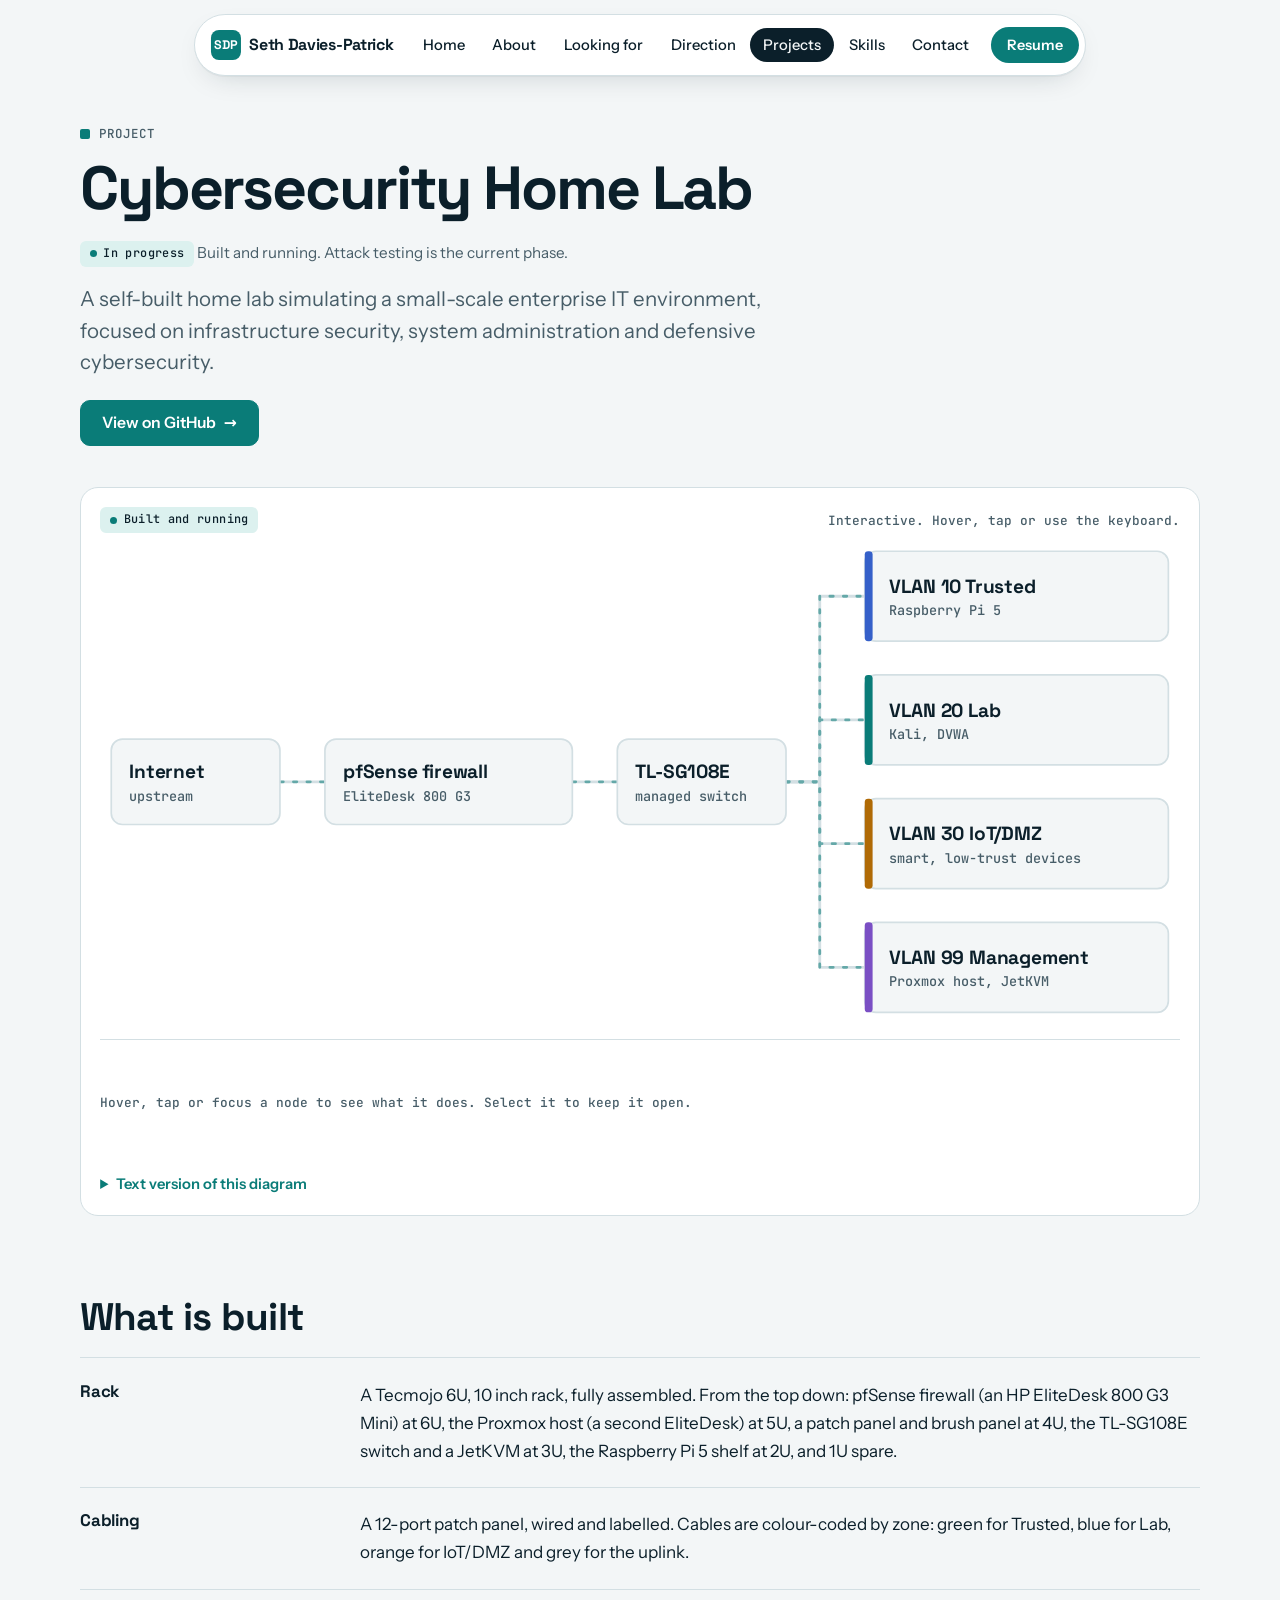
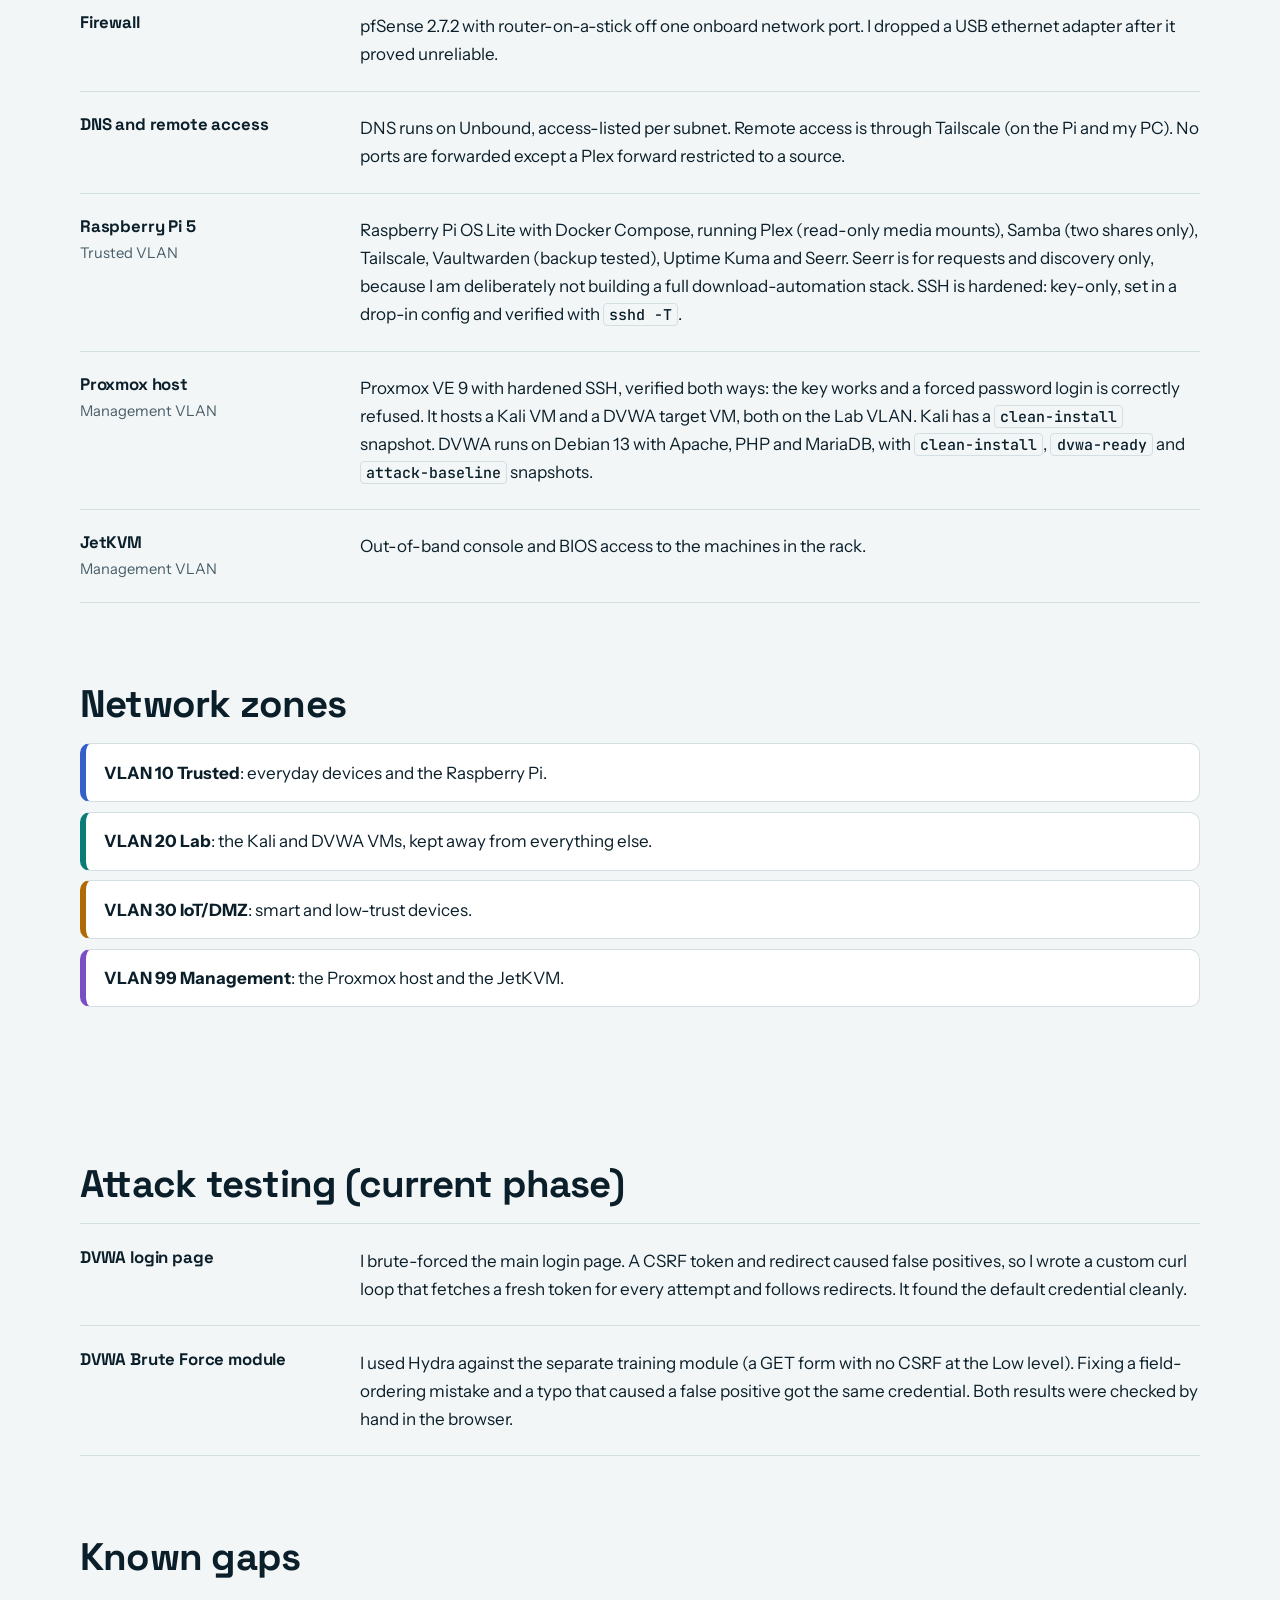
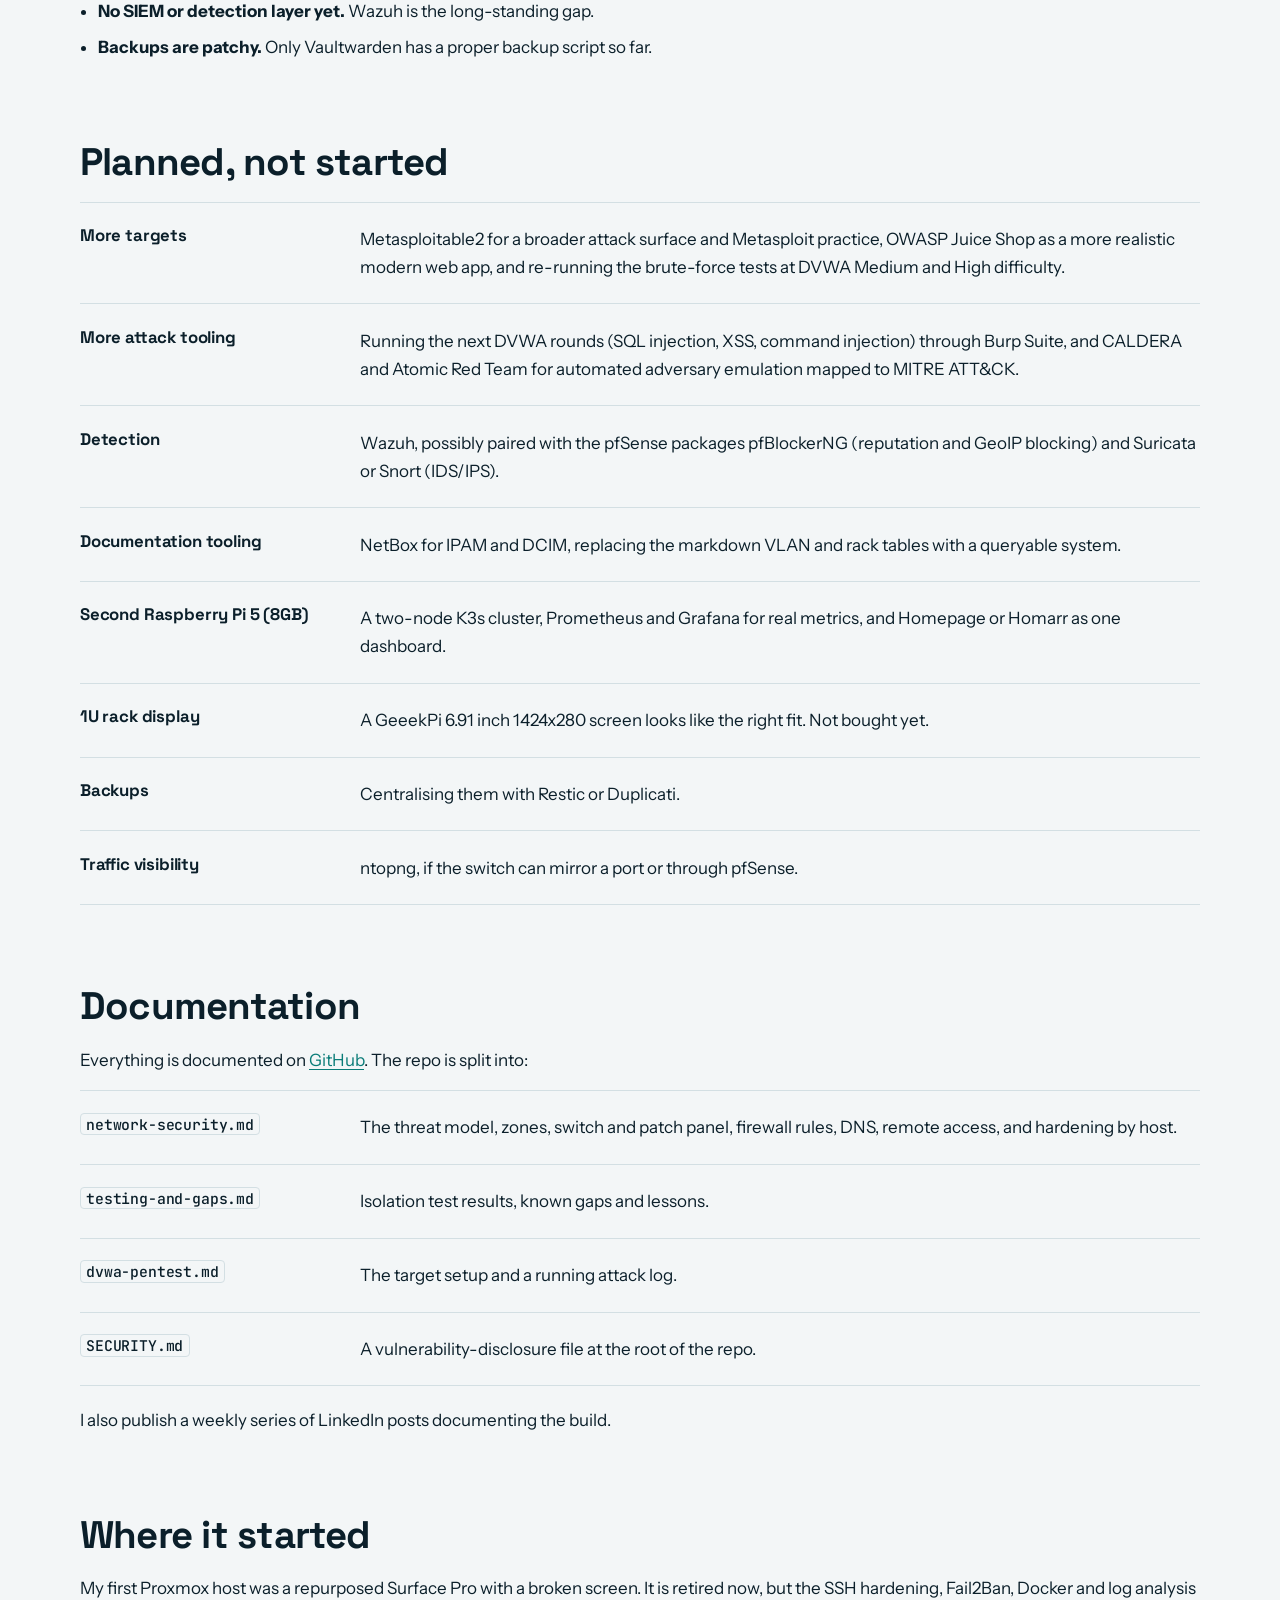
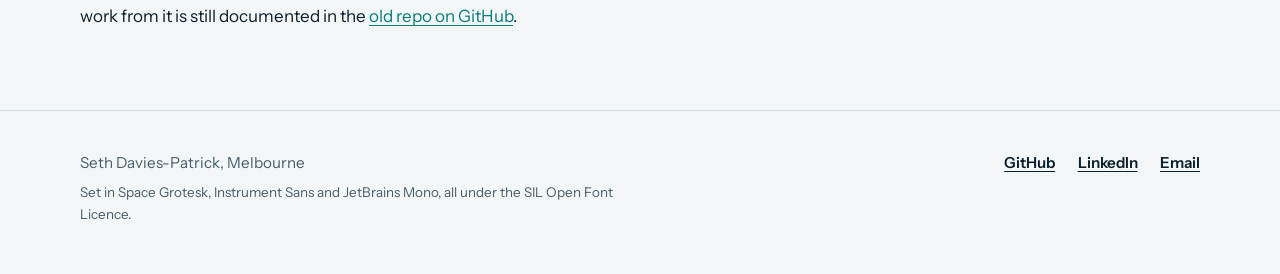
<file: projects/homelab.html>
<!DOCTYPE html>
<html lang="en">
<head>
<meta charset="utf-8">
<meta name="viewport" content="width=device-width, initial-scale=1">
<title>Cybersecurity Home Lab | Seth Davies-Patrick</title>
<meta name="description" content="A self-built home lab simulating a small enterprise network: Proxmox, pfSense and four VLANs.">
<meta name="color-scheme" content="light dark">
<link rel="icon" href="../assets/img/favicon-32.png" type="image/png" sizes="32x32">
<link rel="apple-touch-icon" href="../assets/img/apple-touch-icon.png">
<link rel="preload" href="../assets/fonts/space-grotesk.woff2" as="font" type="font/woff2" crossorigin>
<link rel="stylesheet" href="../assets/css/style.css">
<script>document.documentElement.classList.add('js')</script>
</head>
<body>
<a class="skip" href="#main">Skip to content</a>
<header class="nav">
  <div class="nav-bar">
    <a class="brand" href="../index.html" aria-label="Seth Davies-Patrick, home"><b>SDP</b><span>Seth Davies-Patrick</span></a>
    <nav class="nav-links" aria-label="Main"><a href="../index.html">Home</a><a href="../about.html">About</a><a href="../looking-for.html">Looking for</a><a href="../direction.html">Direction</a><a href="../projects/index.html" aria-current="page">Projects</a><a href="../skills.html">Skills</a><a href="../contact.html">Contact</a></nav>
    <button class="nav-toggle" type="button" aria-expanded="false">Menu</button>
    <a class="nav-resume" href="../resume.pdf">Resume</a>
  </div>
</header>
<main id="main" class="wrap">
<section class="page-head"><p class="eyebrow reveal">Project</p><h1 class="reveal" style="--d:60ms">Cybersecurity Home Lab</h1><p class="reveal"><span class="chip progress">In progress</span> <span class="meta">Built and running. Attack testing is the current phase.</span></p><p class="lede">A self-built home lab simulating a small-scale enterprise IT environment, focused on infrastructure security, system administration and defensive cybersecurity.</p></section>
<div class="actions reveal"><a class="btn primary" href="https://github.com/sethosauruss/segmented-security-homelab" rel="noopener">View on GitHub <span class="arr">&rarr;</span></a></div>
<section class="section" style="margin-top:2.5rem"><figure class="lab reveal" data-lab data-base="../">
  <div class="lab-head"><span class="chip progress">Built and running</span><span class="lab-hint">Interactive. Hover, tap or use the keyboard.</span></div>
  <div class="lab-host" aria-live="off"></div>
  <div class="lab-panel" aria-live="polite"><p class="lab-hint">Hover, tap or focus a node to see what it does.</p></div>
  <div class="lab-text lab-fallback"><p><strong>Network as built, as a list.</strong></p>
    <ul><li>Internet to a pfSense firewall on an HP EliteDesk 800 G3 Mini, then a TL-SG108E managed switch.</li><li>Four firewalled VLANs: Trusted (10) with the Raspberry Pi 5, Lab (20) with Kali and DVWA, IoT/DMZ (30), and Management (99) with the Proxmox host and JetKVM.</li></ul></div>
  <details class="lab-text"><summary>Text version of this diagram</summary>
    <ul><li>Internet to a pfSense firewall on an HP EliteDesk 800 G3 Mini, then a TL-SG108E managed switch.</li><li>Four firewalled VLANs: Trusted (10) with the Raspberry Pi 5, Lab (20) with Kali and DVWA, IoT/DMZ (30), and Management (99) with the Proxmox host and JetKVM.</li></ul></details>
</figure></section>

<section class="section" id="built">
  <h2 class="reveal">What is built</h2>
  <dl class="facts"><div class="reveal"><dt>Rack</dt><dd>A Tecmojo 6U, 10 inch rack, fully assembled. From the top down: pfSense firewall (an HP EliteDesk 800 G3 Mini) at 6U, the Proxmox host (a second EliteDesk) at 5U, a patch panel and brush panel at 4U, the TL-SG108E switch and a JetKVM at 3U, the Raspberry Pi 5 shelf at 2U, and 1U spare.</dd></div><div class="reveal"><dt>Cabling</dt><dd>A 12-port patch panel, wired and labelled. Cables are colour-coded by zone: green for Trusted, blue for Lab, orange for IoT/DMZ and grey for the uplink.</dd></div><div class="reveal"><dt>Firewall</dt><dd>pfSense 2.7.2 with router-on-a-stick off one onboard network port. I dropped a USB ethernet adapter after it proved unreliable.</dd></div><div class="reveal"><dt>DNS and remote access</dt><dd>DNS runs on Unbound, access-listed per subnet. Remote access is through Tailscale (on the Pi and my PC). No ports are forwarded except a Plex forward restricted to a source.</dd></div><div class="reveal"><dt>Raspberry Pi 5<span class="meta">Trusted VLAN</span></dt><dd>Raspberry Pi OS Lite with Docker Compose, running Plex (read-only media mounts), Samba (two shares only), Tailscale, Vaultwarden (backup tested), Uptime Kuma and Seerr. Seerr is for requests and discovery only, because I am deliberately not building a full download-automation stack. SSH is hardened: key-only, set in a drop-in config and verified with <code>sshd -T</code>.</dd></div><div class="reveal"><dt>Proxmox host<span class="meta">Management VLAN</span></dt><dd>Proxmox VE 9 with hardened SSH, verified both ways: the key works and a forced password login is correctly refused. It hosts a Kali VM and a DVWA target VM, both on the Lab VLAN. Kali has a <code>clean-install</code> snapshot. DVWA runs on Debian 13 with Apache, PHP and MariaDB, with <code>clean-install</code>, <code>dvwa-ready</code> and <code>attack-baseline</code> snapshots.</dd></div><div class="reveal"><dt>JetKVM<span class="meta">Management VLAN</span></dt><dd>Out-of-band console and BIOS access to the machines in the rack.</dd></div></dl>
</section>

<section class="section" id="segmentation">
  <h2 class="reveal">Network zones</h2>
  <ul class="vlans reveal"><li class="trusted"><strong>VLAN 10 Trusted</strong>: everyday devices and the Raspberry Pi.</li><li class="lab"><strong>VLAN 20 Lab</strong>: the Kali and DVWA VMs, kept away from everything else.</li><li class="iot"><strong>VLAN 30 IoT/DMZ</strong>: smart and low-trust devices.</li><li class="mgmt"><strong>VLAN 99 Management</strong>: the Proxmox host and the JetKVM.</li></ul>
  <p class="reveal" style="margin-top:1.2rem">There is also the LAN on VLAN 1 and the WAN on VLAN 2. Every zone is firewalled default-deny. I tested the isolation two ways: through the firewall rules, and with an 802.1Q audit of the switch, which caught and fixed a couple of leftover VLAN memberships.</p>
</section>

<section class="section" id="attack">
  <h2 class="reveal">Attack testing (current phase)</h2>
  <dl class="facts"><div class="reveal"><dt>DVWA login page</dt><dd>I brute-forced the main login page. A CSRF token and redirect caused false positives, so I wrote a custom curl loop that fetches a fresh token for every attempt and follows redirects. It found the default credential cleanly.</dd></div><div class="reveal"><dt>DVWA Brute Force module</dt><dd>I used Hydra against the separate training module (a GET form with no CSRF at the Low level). Fixing a field-ordering mistake and a typo that caused a false positive got the same credential. Both results were checked by hand in the browser.</dd></div></dl>
</section>

<section class="section">
  <h2 class="reveal">Known gaps</h2>
  <ul class="plain reveal"><li><strong>No SIEM or detection layer yet.</strong> Wazuh is the long-standing gap.</li><li><strong>Backups are patchy.</strong> Only Vaultwarden has a proper backup script so far.</li></ul>
</section>

<section class="section">
  <h2 class="reveal">Planned, not started</h2>
  <dl class="facts"><div class="reveal"><dt>More targets</dt><dd>Metasploitable2 for a broader attack surface and Metasploit practice, OWASP Juice Shop as a more realistic modern web app, and re-running the brute-force tests at DVWA Medium and High difficulty.</dd></div><div class="reveal"><dt>More attack tooling</dt><dd>Running the next DVWA rounds (SQL injection, XSS, command injection) through Burp Suite, and CALDERA and Atomic Red Team for automated adversary emulation mapped to MITRE ATT&amp;CK.</dd></div><div class="reveal"><dt>Detection</dt><dd>Wazuh, possibly paired with the pfSense packages pfBlockerNG (reputation and GeoIP blocking) and Suricata or Snort (IDS/IPS).</dd></div><div class="reveal"><dt>Documentation tooling</dt><dd>NetBox for IPAM and DCIM, replacing the markdown VLAN and rack tables with a queryable system.</dd></div><div class="reveal"><dt>Second Raspberry Pi 5 (8GB)</dt><dd>A two-node K3s cluster, Prometheus and Grafana for real metrics, and Homepage or Homarr as one dashboard.</dd></div><div class="reveal"><dt>1U rack display</dt><dd>A GeeekPi 6.91 inch 1424x280 screen looks like the right fit. Not bought yet.</dd></div><div class="reveal"><dt>Backups</dt><dd>Centralising them with Restic or Duplicati.</dd></div><div class="reveal"><dt>Traffic visibility</dt><dd>ntopng, if the switch can mirror a port or through pfSense.</dd></div></dl>
</section>

<section class="section">
  <h2 class="reveal">Documentation</h2>
  <p class="reveal">Everything is documented on <a href="https://github.com/sethosauruss/segmented-security-homelab" rel="noopener">GitHub</a>. The repo is split into:</p>
  <dl class="facts"><div class="reveal"><dt><code>network-security.md</code></dt><dd>The threat model, zones, switch and patch panel, firewall rules, DNS, remote access, and hardening by host.</dd></div><div class="reveal"><dt><code>testing-and-gaps.md</code></dt><dd>Isolation test results, known gaps and lessons.</dd></div><div class="reveal"><dt><code>dvwa-pentest.md</code></dt><dd>The target setup and a running attack log.</dd></div><div class="reveal"><dt><code>SECURITY.md</code></dt><dd>A vulnerability-disclosure file at the root of the repo.</dd></div></dl>
  <p class="reveal" style="margin-top:1.2rem">I also publish a weekly series of LinkedIn posts documenting the build.</p>
</section>

<section class="section">
  <h2 class="reveal">Where it started</h2>
  <p class="reveal">My first Proxmox host was a repurposed Surface Pro with a broken screen. It is retired now, but the SSH hardening, Fail2Ban, Docker and log analysis work from it is still documented in the <a href="https://github.com/sethosauruss/surfacepro-cybersecurity-homelab" rel="noopener">old repo on GitHub</a>.</p>
</section>

</main>
<footer class="footer">
  <div class="wrap">
    <div><p>Seth Davies-Patrick, Melbourne</p><span class="credit">Set in Space Grotesk, Instrument Sans and JetBrains Mono, all under the SIL Open Font Licence.</span></div>
    <div class="links">
      <a href="https://github.com/sethosauruss" rel="noopener">GitHub</a>
      <a href="https://au.linkedin.com/in/sethdaviespatrick" rel="noopener">LinkedIn</a>
      <a href="mailto:sethdaviespatrick@gmail.com">Email</a>
    </div>
  </div>
</footer>
<script src="../assets/js/main.js" defer></script><script src="../assets/js/lab.js" defer></script>
</body>
</html>
</file>
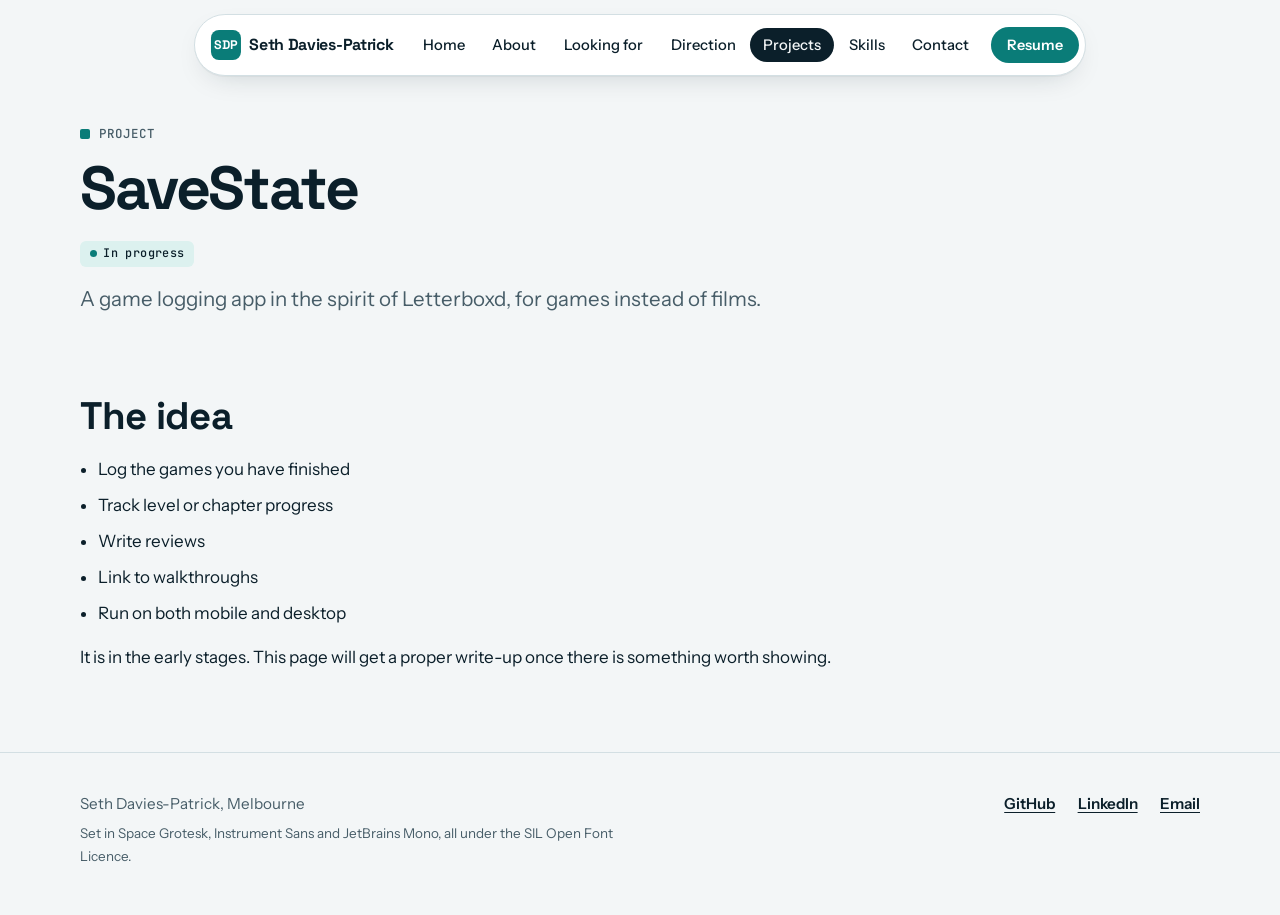
<file: projects/savestate.html>
<!DOCTYPE html>
<html lang="en">
<head>
<meta charset="utf-8">
<meta name="viewport" content="width=device-width, initial-scale=1">
<title>SaveState | Seth Davies-Patrick</title>
<meta name="description" content="A game logging app in early development.">
<meta name="color-scheme" content="light dark">
<link rel="icon" href="../assets/img/favicon-32.png" type="image/png" sizes="32x32">
<link rel="apple-touch-icon" href="../assets/img/apple-touch-icon.png">
<link rel="preload" href="../assets/fonts/space-grotesk.woff2" as="font" type="font/woff2" crossorigin>
<link rel="stylesheet" href="../assets/css/style.css">
<script>document.documentElement.classList.add('js')</script>
</head>
<body>
<a class="skip" href="#main">Skip to content</a>
<header class="nav">
  <div class="nav-bar">
    <a class="brand" href="../index.html" aria-label="Seth Davies-Patrick, home"><b>SDP</b><span>Seth Davies-Patrick</span></a>
    <nav class="nav-links" aria-label="Main"><a href="../index.html">Home</a><a href="../about.html">About</a><a href="../looking-for.html">Looking for</a><a href="../direction.html">Direction</a><a href="../projects/index.html" aria-current="page">Projects</a><a href="../skills.html">Skills</a><a href="../contact.html">Contact</a></nav>
    <button class="nav-toggle" type="button" aria-expanded="false">Menu</button>
    <a class="nav-resume" href="../resume.pdf">Resume</a>
  </div>
</header>
<main id="main" class="wrap">
<section class="page-head"><p class="eyebrow reveal">Project</p><h1 class="reveal" style="--d:60ms">SaveState</h1><p class="reveal"><span class="chip progress">In progress</span></p><p class="lede">A game logging app in the spirit of Letterboxd, for games instead of films.</p></section>
<section class="section">
  <h2 class="reveal">The idea</h2>
  <ul class="plain reveal"><li>Log the games you have finished</li><li>Track level or chapter progress</li><li>Write reviews</li><li>Link to walkthroughs</li><li>Run on both mobile and desktop</li></ul>
  <p class="reveal">It is in the early stages. This page will get a proper write-up once there is something worth showing.</p>
</section>

</main>
<footer class="footer">
  <div class="wrap">
    <div><p>Seth Davies-Patrick, Melbourne</p><span class="credit">Set in Space Grotesk, Instrument Sans and JetBrains Mono, all under the SIL Open Font Licence.</span></div>
    <div class="links">
      <a href="https://github.com/sethosauruss" rel="noopener">GitHub</a>
      <a href="https://au.linkedin.com/in/sethdaviespatrick" rel="noopener">LinkedIn</a>
      <a href="mailto:sethdaviespatrick@gmail.com">Email</a>
    </div>
  </div>
</footer>
<script src="../assets/js/main.js" defer></script>
</body>
</html>
</file>
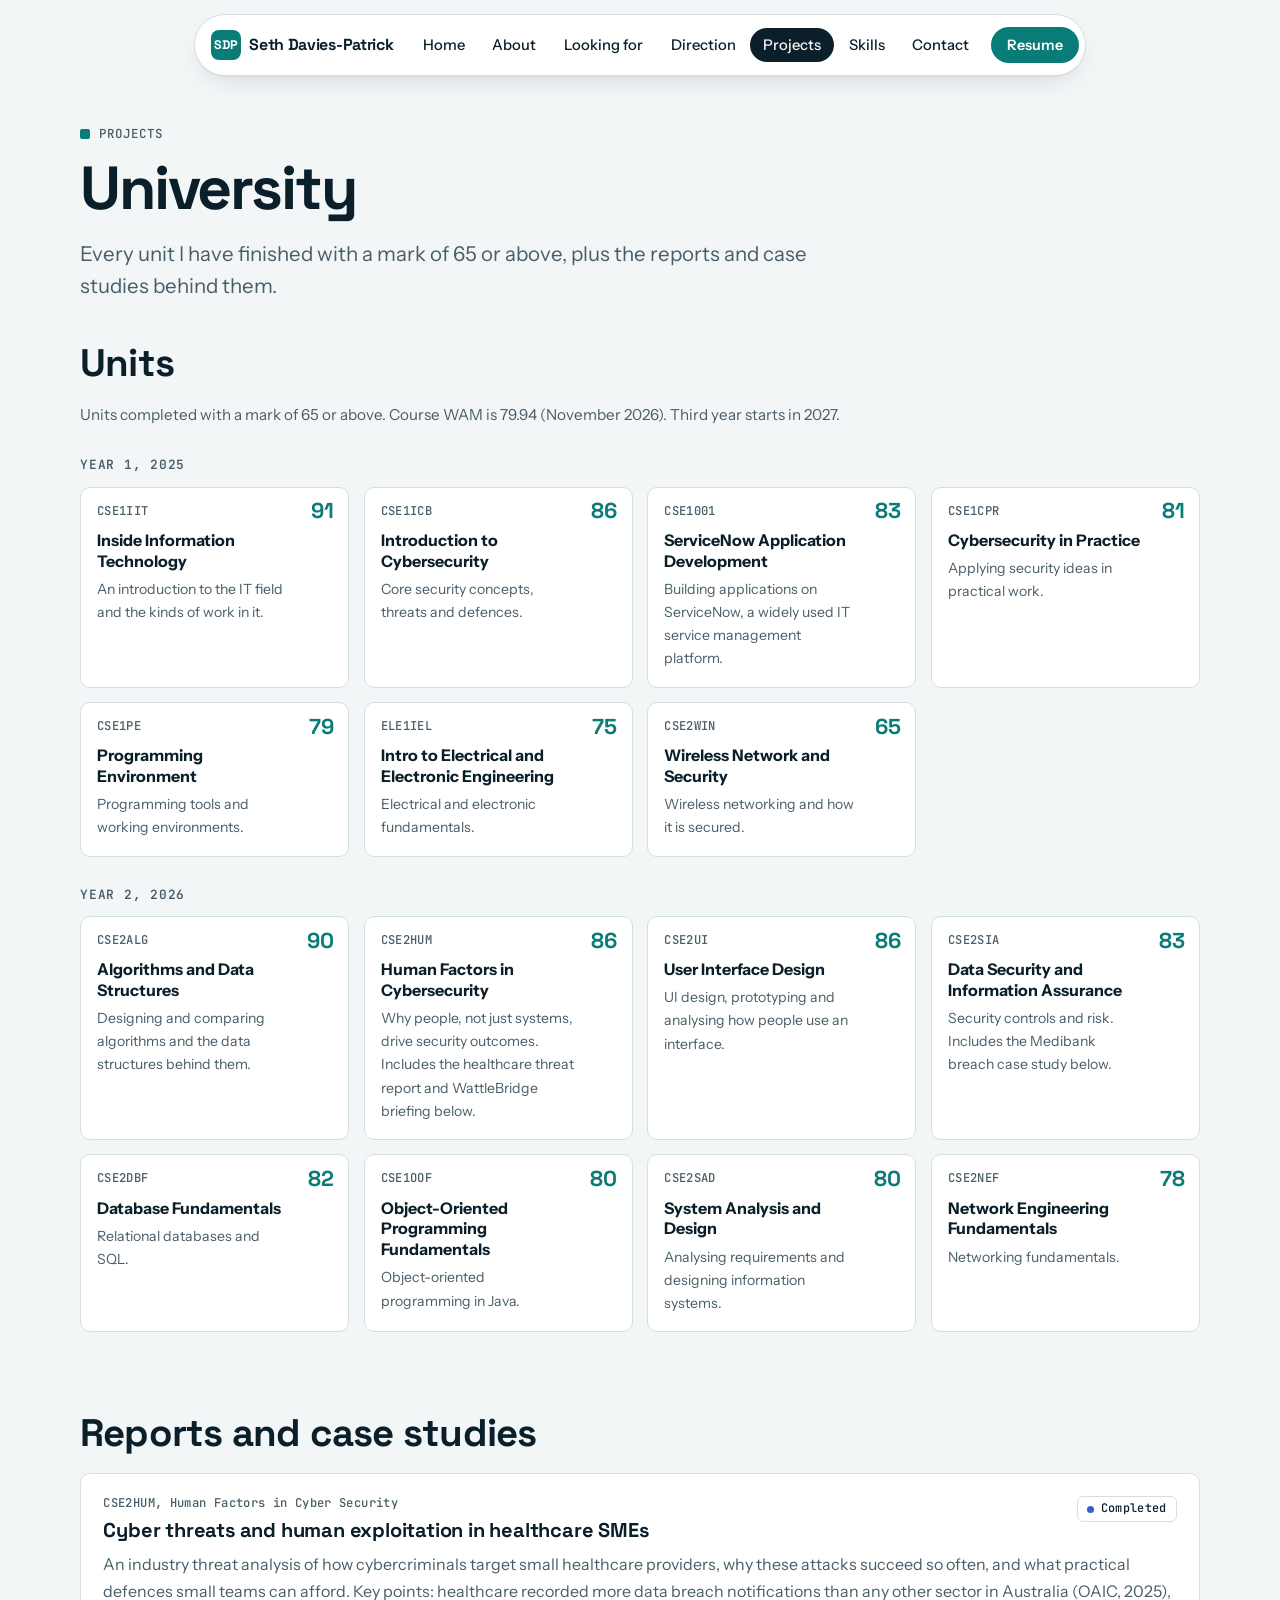
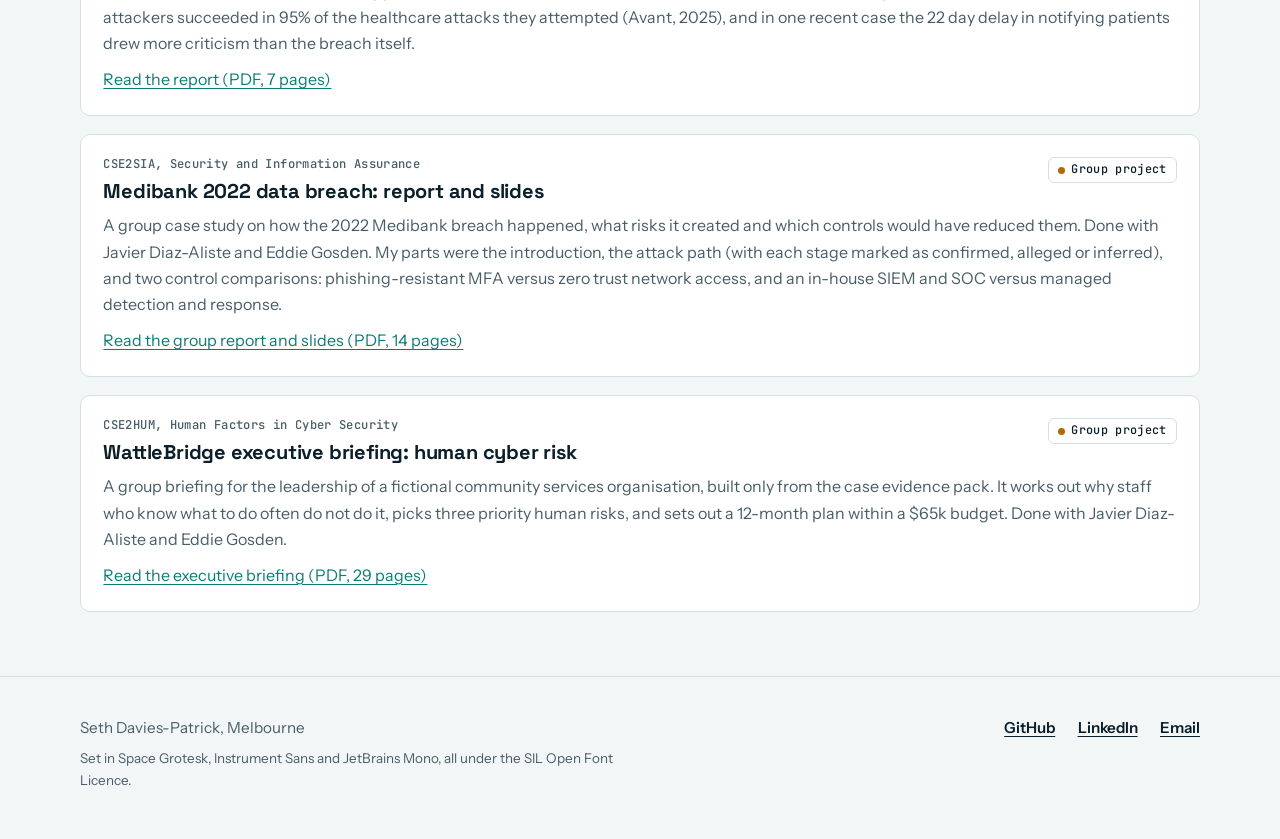
<file: projects/uni-coursework.html>
<!DOCTYPE html>
<html lang="en">
<head>
<meta charset="utf-8">
<meta name="viewport" content="width=device-width, initial-scale=1">
<title>University | Seth Davies-Patrick</title>
<meta name="description" content="Reports and case studies from the degree.">
<meta name="color-scheme" content="light dark">
<link rel="icon" href="../assets/img/favicon-32.png" type="image/png" sizes="32x32">
<link rel="apple-touch-icon" href="../assets/img/apple-touch-icon.png">
<link rel="preload" href="../assets/fonts/space-grotesk.woff2" as="font" type="font/woff2" crossorigin>
<link rel="stylesheet" href="../assets/css/style.css">
<script>document.documentElement.classList.add('js')</script>
</head>
<body>
<a class="skip" href="#main">Skip to content</a>
<header class="nav">
  <div class="nav-bar">
    <a class="brand" href="../index.html" aria-label="Seth Davies-Patrick, home"><b>SDP</b><span>Seth Davies-Patrick</span></a>
    <nav class="nav-links" aria-label="Main"><a href="../index.html">Home</a><a href="../about.html">About</a><a href="../looking-for.html">Looking for</a><a href="../direction.html">Direction</a><a href="../projects/index.html" aria-current="page">Projects</a><a href="../skills.html">Skills</a><a href="../contact.html">Contact</a></nav>
    <button class="nav-toggle" type="button" aria-expanded="false">Menu</button>
    <a class="nav-resume" href="../resume.pdf">Resume</a>
  </div>
</header>
<main id="main" class="wrap">
<section class="page-head"><p class="eyebrow reveal">Projects</p><h1 class="reveal" style="--d:60ms">University</h1><p class="lede">Every unit I have finished with a mark of 65 or above, plus the reports and case studies behind them.</p></section><section class="section" style="margin-top:2.5rem"><h2 class="reveal">Units</h2><p class="meta reveal">Units completed with a mark of 65 or above. Course WAM is 79.94 (November 2026). Third year starts in 2027.</p><h3 class="units-h reveal">Year 1, 2025</h3><div class="units"><article class="unit reveal"><span class="u-mark">91</span><span class="tag">CSE1IIT</span><strong>Inside Information Technology</strong><span class="sub">An introduction to the IT field and the kinds of work in it.</span></article><article class="unit reveal"><span class="u-mark">86</span><span class="tag">CSE1ICB</span><strong>Introduction to Cybersecurity</strong><span class="sub">Core security concepts, threats and defences.</span></article><article class="unit reveal"><span class="u-mark">83</span><span class="tag">CSE1001</span><strong>ServiceNow Application Development</strong><span class="sub">Building applications on ServiceNow, a widely used IT service management platform.</span></article><article class="unit reveal"><span class="u-mark">81</span><span class="tag">CSE1CPR</span><strong>Cybersecurity in Practice</strong><span class="sub">Applying security ideas in practical work.</span></article><article class="unit reveal"><span class="u-mark">79</span><span class="tag">CSE1PE</span><strong>Programming Environment</strong><span class="sub">Programming tools and working environments.</span></article><article class="unit reveal"><span class="u-mark">75</span><span class="tag">ELE1IEL</span><strong>Intro to Electrical and Electronic Engineering</strong><span class="sub">Electrical and electronic fundamentals.</span></article><article class="unit reveal"><span class="u-mark">65</span><span class="tag">CSE2WIN</span><strong>Wireless Network and Security</strong><span class="sub">Wireless networking and how it is secured.</span></article></div><h3 class="units-h reveal">Year 2, 2026</h3><div class="units"><article class="unit reveal"><span class="u-mark">90</span><span class="tag">CSE2ALG</span><strong>Algorithms and Data Structures</strong><span class="sub">Designing and comparing algorithms and the data structures behind them.</span></article><article class="unit reveal"><span class="u-mark">86</span><span class="tag">CSE2HUM</span><strong>Human Factors in Cybersecurity</strong><span class="sub">Why people, not just systems, drive security outcomes. Includes the healthcare threat report and WattleBridge briefing below.</span></article><article class="unit reveal"><span class="u-mark">86</span><span class="tag">CSE2UI</span><strong>User Interface Design</strong><span class="sub">UI design, prototyping and analysing how people use an interface.</span></article><article class="unit reveal"><span class="u-mark">83</span><span class="tag">CSE2SIA</span><strong>Data Security and Information Assurance</strong><span class="sub">Security controls and risk. Includes the Medibank breach case study below.</span></article><article class="unit reveal"><span class="u-mark">82</span><span class="tag">CSE2DBF</span><strong>Database Fundamentals</strong><span class="sub">Relational databases and SQL.</span></article><article class="unit reveal"><span class="u-mark">80</span><span class="tag">CSE1OOF</span><strong>Object-Oriented Programming Fundamentals</strong><span class="sub">Object-oriented programming in Java.</span></article><article class="unit reveal"><span class="u-mark">80</span><span class="tag">CSE2SAD</span><strong>System Analysis and Design</strong><span class="sub">Analysing requirements and designing information systems.</span></article><article class="unit reveal"><span class="u-mark">78</span><span class="tag">CSE2NEF</span><strong>Network Engineering Fundamentals</strong><span class="sub">Networking fundamentals.</span></article></div></section>

<section class="section"><h2 class="reveal">Reports and case studies</h2><div class="rows" style="margin-top:1.1rem">
 <article class="card static reveal"><div class="top"><div><span class="tag">CSE2HUM, Human Factors in Cyber Security</span><h3>Cyber threats and human exploitation in healthcare SMEs</h3></div><span class="chip done">Completed</span></div><p>An industry threat analysis of how cybercriminals target small healthcare providers, why these attacks succeed so often, and what practical defences small teams can afford. Key points: healthcare recorded more data breach notifications than any other sector in Australia (OAIC, 2025), attackers succeeded in 95% of the healthcare attacks they attempted (Avant, 2025), and in one recent case the 22 day delay in notifying patients drew more criticism than the breach itself.</p><p><a href="../documents/healthcare-sme-cyber-threats.pdf">Read the report (PDF, 7 pages)</a></p></article>
 <article class="card static reveal"><div class="top"><div><span class="tag">CSE2SIA, Security and Information Assurance</span><h3>Medibank 2022 data breach: report and slides</h3></div><span class="chip group">Group project</span></div><p>A group case study on how the 2022 Medibank breach happened, what risks it created and which controls would have reduced them. Done with Javier Diaz-Aliste and Eddie Gosden. My parts were the introduction, the attack path (with each stage marked as confirmed, alleged or inferred), and two control comparisons: phishing-resistant MFA versus zero trust network access, and an in-house SIEM and SOC versus managed detection and response.</p><p><a href="../documents/medibank-2022-data-breach-group-report.pdf">Read the group report and slides (PDF, 14 pages)</a></p></article>
 <article class="card static reveal"><div class="top"><div><span class="tag">CSE2HUM, Human Factors in Cyber Security</span><h3>WattleBridge executive briefing: human cyber risk</h3></div><span class="chip group">Group project</span></div><p>A group briefing for the leadership of a fictional community services organisation, built only from the case evidence pack. It works out why staff who know what to do often do not do it, picks three priority human risks, and sets out a 12-month plan within a $65k budget. Done with Javier Diaz-Aliste and Eddie Gosden.</p><p><a href="../documents/wattlebridge-executive-briefing.pdf">Read the executive briefing (PDF, 29 pages)</a></p></article>
</div></section>

</main>
<footer class="footer">
  <div class="wrap">
    <div><p>Seth Davies-Patrick, Melbourne</p><span class="credit">Set in Space Grotesk, Instrument Sans and JetBrains Mono, all under the SIL Open Font Licence.</span></div>
    <div class="links">
      <a href="https://github.com/sethosauruss" rel="noopener">GitHub</a>
      <a href="https://au.linkedin.com/in/sethdaviespatrick" rel="noopener">LinkedIn</a>
      <a href="mailto:sethdaviespatrick@gmail.com">Email</a>
    </div>
  </div>
</footer>
<script src="../assets/js/main.js" defer></script>
</body>
</html>
</file>
<file: assets/css/style.css>
/* v2 design system: restrained technical, teal accent, light and dark by device */
@font-face{font-family:"Space Grotesk";src:url("../fonts/space-grotesk.woff2") format("woff2");font-weight:300 700;font-display:swap}
@font-face{font-family:"Instrument Sans";src:url("../fonts/instrument-sans.woff2") format("woff2");font-weight:400 700;font-display:swap}
@font-face{font-family:"JetBrains Mono";src:url("../fonts/jetbrains-mono.woff2") format("woff2");font-weight:100 800;font-display:swap}

:root{
  color-scheme:light dark;
  --bg:#f3f6f7; --surface:#ffffff; --ink:#0b1f2a; --muted:#475d68; --line:#d3dfe3;
  --accent:#0a7c78; --accent-ink:#ffffff; --accent-soft:#dcf1ef; --glow:rgba(10,124,120,.16);
  --c-lab:#0a7c78; --c-trusted:#3560c9; --c-iot:#b06a05; --c-mgmt:#7a4fc4;
  --r:10px; --r-lg:18px; --maxw:1120px;
  --head:"Space Grotesk",system-ui,sans-serif; --body:"Instrument Sans",system-ui,sans-serif; --mono:"JetBrains Mono",ui-monospace,Menlo,Consolas,monospace;
  --shadow:0 1px 0 rgba(11,31,42,.04),0 10px 30px -14px rgba(11,31,42,.22);
}
@media (prefers-color-scheme:dark){:root{
  --bg:#07131b; --surface:#0e1f2a; --ink:#e8f3f4; --muted:#9db4bb; --line:#1f3846;
  --accent:#3dd6cc; --accent-ink:#04201f; --accent-soft:#0f3a3b; --glow:rgba(61,214,204,.14);
  --c-lab:#3dd6cc; --c-trusted:#7ea4ff; --c-iot:#f0b04a; --c-mgmt:#b794f6;
  --shadow:0 1px 0 rgba(0,0,0,.3),0 10px 30px -14px rgba(0,0,0,.7);
}}

*{box-sizing:border-box}
html{scroll-behavior:smooth;-webkit-text-size-adjust:100%}
body{margin:0;background:var(--bg);color:var(--ink);font:400 1.0625rem/1.65 var(--body);-webkit-font-smoothing:antialiased}
img,svg{max-width:100%;display:block}
a{color:var(--accent);text-underline-offset:.2em;text-decoration-thickness:1px}
a:hover{text-decoration-thickness:2px}
:focus-visible{outline:3px solid var(--accent);outline-offset:3px;border-radius:4px}
.skip{position:absolute;left:12px;top:-60px;background:var(--ink);color:var(--bg);padding:.6rem 1rem;border-radius:var(--r);z-index:100}
.skip:focus{top:12px}
.wrap{width:min(100% - 2rem,var(--maxw));margin-inline:auto}
main{padding-top:6.5rem;padding-bottom:4rem}

h1,h2,h3{font-family:var(--head);font-weight:700;line-height:1.08;letter-spacing:-.02em;margin:0}
h2{font-size:clamp(1.7rem,3.2vw,2.4rem);margin-bottom:1.2rem}
h3{font-size:1.25rem;letter-spacing:-.01em}
p{margin:0 0 1rem}
.eyebrow{font:500 .78rem/1 var(--mono);letter-spacing:.08em;text-transform:uppercase;color:var(--muted);display:flex;align-items:center;gap:.6rem;margin:0 0 1rem}
.eyebrow::before{content:"";width:.6rem;height:.6rem;background:var(--accent);border-radius:2px}
.meta{color:var(--muted);font-size:.95rem}
.lede{font-size:clamp(1.1rem,1.6vw,1.3rem);color:var(--muted);max-width:46rem;line-height:1.55}
.section{margin-top:5rem}

/* floating nav */
.nav{position:fixed;top:14px;left:50%;transform:translateX(-50%);z-index:50;width:max-content;max-width:calc(100% - 24px)}
.nav-bar{display:flex;align-items:center;gap:.25rem;background:var(--surface);border:1px solid var(--line);border-radius:999px;padding:6px 6px 6px 8px;box-shadow:var(--shadow)}
.brand{font:700 1rem/1 var(--head);letter-spacing:-.02em;color:var(--ink);text-decoration:none;padding:.55rem .8rem .55rem .5rem;display:flex;align-items:center;gap:.5rem;white-space:nowrap}
.brand b{display:grid;place-items:center;width:1.9rem;height:1.9rem;border-radius:8px;background:var(--accent);color:var(--accent-ink);font-size:.78rem;letter-spacing:0}
.nav-links{display:flex;align-items:center;gap:2px}
.nav-links a{color:var(--ink);text-decoration:none;font:500 .92rem/1 var(--body);padding:.62rem .8rem;border-radius:999px;transition:background .15s,color .15s}
.nav-links a:hover{background:var(--accent-soft)}
.nav-links a[aria-current="page"]{background:var(--ink);color:var(--bg)}
.nav-resume{background:var(--accent);color:var(--accent-ink);text-decoration:none;font:600 .9rem/1 var(--body);padding:.66rem 1rem;border-radius:999px;margin-left:.3rem;white-space:nowrap;transition:transform .2s}
.nav-resume:hover{transform:translateY(-1px)}
.nav-toggle{display:none;background:none;border:0;color:var(--ink);font:600 .9rem var(--body);padding:.62rem .8rem;border-radius:999px;cursor:pointer}
.nav-toggle:hover{background:var(--accent-soft)}

/* hero */
.hero-photo{position:relative;border-radius:var(--r-lg);overflow:hidden;aspect-ratio:16/6;min-height:240px;background:var(--surface);border:1px solid var(--line)}
.hero-photo img{position:absolute;inset:-6% 0;width:100%;height:112%;object-fit:cover;will-change:transform}
.hero-photo::after{content:"";position:absolute;inset:0;background:linear-gradient(180deg,transparent 55%,rgba(7,19,27,.45));pointer-events:none}
.hero-tag{position:absolute;left:1rem;bottom:.9rem;z-index:2;font:500 .75rem/1 var(--mono);color:#fff;letter-spacing:.06em}
.hero-id{display:grid;grid-template-columns:auto 1fr;gap:1.6rem;align-items:end;margin-top:-3.4rem;padding-inline:1.4rem;position:relative;z-index:2}
.pfp{width:clamp(104px,13vw,148px);aspect-ratio:1;border-radius:26px;object-fit:cover;border:5px solid var(--bg);background:var(--surface)}
.hero-id h1{font-size:clamp(2.2rem,5.6vw,4.4rem);letter-spacing:-.035em;line-height:1}
.status{display:inline-flex;align-items:center;gap:.55rem;font:500 .78rem/1 var(--mono);letter-spacing:.04em;color:var(--ink);background:var(--accent-soft);border-radius:6px;padding:.5rem .7rem;margin-bottom:.9rem}
.status i{width:.55rem;height:.55rem;border-radius:50%;background:var(--accent);position:relative}
.status i::after{content:"";position:absolute;inset:-4px;border-radius:50%;border:2px solid var(--accent);opacity:0;animation:ping 2.2s ease-out infinite}
@keyframes ping{0%{transform:scale(.4);opacity:.9}100%{transform:scale(1.6);opacity:0}}
.hero-copy{margin-top:1.8rem;display:grid;grid-template-columns:minmax(0,1.5fr) minmax(0,1fr);gap:2rem 3rem;align-items:start}
.tagline{font:500 clamp(1.15rem,2vw,1.5rem)/1.4 var(--head);letter-spacing:-.01em;margin:0}
.caret{display:inline-block;width:.55ch;height:1.05em;background:var(--accent);vertical-align:-.15em;margin-left:.2ch;animation:blink 1.1s steps(1) infinite}
@keyframes blink{50%{opacity:0}}
.actions{display:flex;flex-wrap:wrap;gap:.8rem;margin-top:1.4rem}
.btn{display:inline-flex;align-items:center;gap:.5rem;font:600 .98rem/1 var(--body);text-decoration:none;color:var(--ink);background:var(--surface);border:1px solid var(--ink);padding:.9rem 1.3rem;border-radius:var(--r);transition:background .2s,transform .2s,box-shadow .2s;will-change:transform}
.btn:hover{background:var(--accent-soft);box-shadow:4px 4px 0 var(--ink)}
.btn.primary{background:var(--accent);border-color:var(--accent);color:var(--accent-ink)}
.btn.primary:hover{box-shadow:4px 4px 0 var(--ink);background:var(--accent)}
.btn .arr{transition:transform .2s}.btn:hover .arr{transform:translateX(4px)}

/* page heads */
.page-head{padding-top:1.5rem}
.page-head h1{font-size:clamp(2.2rem,5vw,3.8rem);letter-spacing:-.035em;margin-bottom:1rem}

/* chips */
.chip{display:inline-flex;align-items:center;gap:.4rem;font:500 .74rem/1 var(--mono);letter-spacing:.03em;padding:.38rem .55rem;border-radius:6px;border:1px solid var(--line);color:var(--ink);white-space:nowrap;vertical-align:middle}
.chip::before{content:"";width:.45rem;height:.45rem;border-radius:50%;background:var(--muted)}
.chip.progress{background:var(--accent-soft);border-color:transparent}.chip.progress::before{background:var(--accent)}
.chip.done::before{background:var(--c-trusted)}
.chip.planned{border-style:dashed;color:var(--muted)}.chip.planned::before{background:transparent;border:1.5px solid var(--muted)}
.chip.group::before{background:var(--c-iot)}
.tag{font:500 .76rem/1.3 var(--mono);color:var(--muted);letter-spacing:.03em;display:block;margin-bottom:.5rem}

/* cards */
.grid{display:grid;gap:1.1rem}
.grid.three{grid-template-columns:repeat(3,minmax(0,1fr))}
.grid.two{grid-template-columns:repeat(2,minmax(0,1fr))}
.card{position:relative;background:var(--surface);border:1px solid var(--line);border-radius:var(--r);padding:1.4rem;overflow:hidden;transition:transform .25s cubic-bezier(.2,.8,.2,1),border-color .2s,box-shadow .25s;transform-style:preserve-3d;display:flex;flex-direction:column;gap:.6rem}
.card::before{content:"";position:absolute;inset:0;background:radial-gradient(260px circle at var(--mx,50%) var(--my,50%),var(--glow),transparent 70%);opacity:0;transition:opacity .25s;pointer-events:none}
.card:hover{border-color:var(--accent);box-shadow:var(--shadow)}
.card:hover::before{opacity:1}
.card h3 a{color:inherit;text-decoration:none}
.card h3 a::after{content:"";position:absolute;inset:0}
.card p{color:var(--muted);margin:0;font-size:1rem}
.card .top{display:flex;justify-content:space-between;align-items:flex-start;gap:.8rem}
.card .more{margin-top:auto;font:600 .9rem var(--body);color:var(--accent)}
.card.static:hover{border-color:var(--line);box-shadow:none}
.study-main{border-color:var(--accent);background:var(--surface)}
.study-main strong{font:700 clamp(1.4rem,2.6vw,2rem)/1.1 var(--head);letter-spacing:-.02em}
.k{font:500 .76rem/1.3 var(--mono);color:var(--muted);letter-spacing:.03em}
.card strong{font-family:var(--head);font-size:1.12rem;line-height:1.2}
.card span.sub{color:var(--muted);font-size:.96rem}

/* facts list */
.facts{margin:0;border-top:1px solid var(--line)}
.facts>div{display:grid;grid-template-columns:minmax(0,15rem) minmax(0,1fr);gap:.6rem 2.5rem;padding:1.4rem 0;border-bottom:1px solid var(--line)}
.facts dt{font:700 1.05rem/1.3 var(--head);letter-spacing:-.01em}
.facts dt .meta{display:block;font:400 .92rem/1.4 var(--body);margin-top:.3rem;letter-spacing:0}
.facts dd{margin:0}
.facts dd p:last-child{margin-bottom:0}
.plain{padding-left:1.15rem;margin:0 0 1rem}.plain li{margin-bottom:.5rem}
.steps{padding-left:1.4rem}.steps li{margin-bottom:.55rem;padding-left:.3rem}.steps li::marker{font-family:var(--mono);color:var(--accent);font-weight:600}
.vlans{list-style:none;margin:1rem 0 0;padding:0;display:grid;gap:.6rem}
.vlans li{background:var(--surface);border:1px solid var(--line);border-left:6px solid var(--c);border-radius:var(--r);padding:.9rem 1.1rem}
.vlans .lab{--c:var(--c-lab)}.vlans .trusted{--c:var(--c-trusted)}.vlans .iot{--c:var(--c-iot)}

/* skills */
.skillset h3{font-size:1.1rem;margin-bottom:.8rem}
.skillset ul{list-style:none;margin:0;padding:0;display:flex;flex-wrap:wrap;gap:.45rem}
.skillset li{font:500 .84rem/1 var(--mono);border:1px solid var(--line);border-radius:6px;padding:.42rem .58rem;background:var(--bg);transition:border-color .15s,transform .15s}
.skillset li:hover{border-color:var(--accent);transform:translateY(-2px)}

/* home lab diagram */
.lab{background:var(--surface);border:1px solid var(--line);border-radius:var(--r-lg);padding:1.2rem 1.2rem 1.4rem;margin:0}
.lab-head{display:flex;justify-content:space-between;align-items:center;flex-wrap:wrap;gap:.6rem;margin-bottom:.4rem}
.lab-svg{width:100%;height:auto;overflow:visible}
.lab-svg .node{cursor:pointer;outline:none}
.lab-svg .node rect.box{fill:var(--bg);stroke:var(--line);stroke-width:1.5;transition:fill .2s,stroke .2s,transform .2s}
.lab-svg .node .t{font:700 17px var(--head);fill:var(--ink);letter-spacing:-.01em}
.lab-svg .node .s{font:500 12px var(--mono);fill:var(--muted)}
.lab-svg .node .bar{opacity:1}
.lab-svg .node:hover rect.box,.lab-svg .node:focus-visible rect.box,.lab-svg .node.is-active rect.box{stroke:var(--accent);stroke-width:2.5;fill:var(--accent-soft)}
.lab-svg .node:focus-visible rect.box{stroke-dasharray:6 3}
.lab-svg .node.is-near rect.box{stroke:var(--accent)}
.lab-svg .node.alone rect.box{stroke-dasharray:5 5}
.lab-svg .link-base{fill:none;stroke:var(--line);stroke-width:2.5;stroke-linejoin:round;transition:stroke .2s}
.lab-svg .link-flow{fill:none;stroke:var(--accent);stroke-width:2.5;stroke-dasharray:3 9;stroke-linecap:round;opacity:0;transition:opacity .4s}
.lab.drawn .link-flow{opacity:.55;animation:flow 1s linear infinite}
.lab.drawn .link.is-hl .link-flow{opacity:1;stroke-width:3.5;animation-duration:.45s}
.lab.drawn .link.is-hl .link-base{stroke:var(--accent)}
@keyframes flow{to{stroke-dashoffset:-12}}
.js .lab-svg .link-base{stroke-dasharray:1;stroke-dashoffset:1}
.js .lab.drawn .link-base{stroke-dashoffset:0;transition:stroke-dashoffset .8s ease-out,stroke .2s;transition-delay:calc(var(--i)*.16s + .25s)}
.js .lab-svg .node{opacity:0;transform:translateY(8px);transition:opacity .5s,transform .5s;transition-delay:calc(var(--i)*.1s)}
.js .lab.drawn .lab-svg .node{opacity:1;transform:none}
.lab.has-active .node:not(.is-active):not(.is-near){opacity:.5}
.lab.has-active .link:not(.is-hl){opacity:.35}
.lab-panel{display:grid;grid-template-columns:minmax(0,16rem) minmax(0,1fr);gap:.4rem 2rem;border-top:1px solid var(--line);margin-top:1rem;padding-top:1rem;min-height:7.5rem}
.lab-panel h3{margin:0}
.lab-panel .k{display:block;margin-top:.4rem}
.lab-panel p{margin:0 0 .6rem;max-width:44rem}
.lab-panel a{font-weight:600}
.lab-hint{font:500 .8rem var(--mono);color:var(--muted)}
.lab-text{margin-top:1rem}
.lab-text summary{cursor:pointer;font:600 .92rem var(--body);color:var(--accent)}
.lab-text ul{margin:.8rem 0 0;padding-left:1.1rem}
.js .lab-fallback{display:none}

/* rows */
.rows{display:grid;gap:1.1rem}

/* footer */
.footer{border-top:1px solid var(--line);padding:2.4rem 0 3rem;color:var(--muted);font-size:.95rem}
.footer .wrap{display:flex;justify-content:space-between;gap:1.5rem;flex-wrap:wrap;align-items:flex-start}
.footer p{margin:0}.footer .credit{font-size:.84rem;display:block;margin-top:.4rem;max-width:34rem}
.footer .links{display:flex;gap:1.4rem}
.footer a{color:var(--ink);font-weight:600}

/* motion: staged reveal */
.js .reveal{opacity:0;transform:translateY(16px);transition:opacity .7s cubic-bezier(.2,.8,.2,1),transform .7s cubic-bezier(.2,.8,.2,1);transition-delay:var(--d,0ms)}
.js .reveal.in{opacity:1;transform:none}
.js .hero-photo img{animation:settle 1.6s cubic-bezier(.2,.8,.2,1) both}
@keyframes settle{from{scale:1.12}to{scale:1}}

@media (max-width:980px){
  .nav-links{display:none}
  .nav-toggle{display:block}
  .nav.open .nav-links{display:flex;flex-direction:column;align-items:stretch;position:absolute;top:calc(100% + 8px);left:0;right:0;background:var(--surface);border:1px solid var(--line);border-radius:var(--r-lg);padding:.5rem;box-shadow:var(--shadow)}
  .nav.open .nav-links a{padding:.85rem 1rem;border-radius:var(--r)}
  .nav-bar{justify-content:space-between}
  .nav{width:calc(100% - 24px)}
  .hero-copy{grid-template-columns:1fr}
  .grid.three{grid-template-columns:1fr 1fr}
}
@media (max-width:640px){
  main{padding-top:5.6rem}
  .grid.three,.grid.two{grid-template-columns:1fr}
  .facts>div{grid-template-columns:1fr;gap:.4rem}
  .hero-photo{aspect-ratio:16/9}
  .hero-id{grid-template-columns:1fr;margin-top:-3rem;padding-inline:.6rem}
  .lab-panel{grid-template-columns:1fr}
  .section{margin-top:3.6rem}
}
@media (prefers-reduced-motion:reduce){
  *,*::before,*::after{animation:none!important;transition:none!important;scroll-behavior:auto!important}
  .js .reveal,.js .lab-svg .node{opacity:1!important;transform:none!important}
  .js .lab-svg .link-base{stroke-dashoffset:0!important}
}
@media print{.nav{display:none}main{padding-top:0}}
.lab-panel>.lab-hint{grid-column:1/-1;align-self:center}

/* Studying block: big title, accent-topped main panel, three tiles */
.title-lg{font-size:clamp(3rem,8vw,5.6rem);letter-spacing:-.045em;line-height:.95;margin-bottom:1.6rem}
.study-main{border-top:4px solid var(--accent);border-radius:var(--r);padding:1.5rem 1.6rem;gap:.5rem}
.k{text-transform:uppercase;letter-spacing:.06em;font-weight:600}
.k-live{color:var(--accent)}
.study-main strong{font-size:clamp(1.5rem,3vw,2.2rem)}

/* Tighter hero so Studying is visible near the top */
.hero-photo{aspect-ratio:16/4.2;min-height:190px}
.hero-id{margin-top:-3rem}
.hero-copy{margin-top:1.2rem}
.hero + .section{margin-top:2.4rem}
.hero .lede{margin-bottom:0}
@media (max-width:640px){.hero-photo{aspect-ratio:16/8}.hero + .section{margin-top:2rem}}
.pfp{height:auto;width:clamp(96px,11vw,124px)}
.hero-photo{aspect-ratio:16/3.3;min-height:170px}
.hero-id{margin-top:-2.6rem}
.hero-id h1{font-size:clamp(2.2rem,5vw,3.8rem)}
.hero-copy{margin-top:.9rem;gap:1rem 3rem}
.hero + .section{margin-top:1.8rem}
.hero + .section .title-lg{font-size:clamp(2.4rem,5vw,3.4rem);margin-bottom:1rem}
.hero-tag{display:none}

.vlans .mgmt{--c:var(--c-mgmt)}
code{font:500 .88em var(--mono);background:var(--bg);border:1px solid var(--line);border-radius:4px;padding:.05em .35em}

/* fix: hero photo must never exceed its container on small screens */
.hero-photo{width:100%;max-width:100%}
@media (max-width:640px){.hero-photo{aspect-ratio:16/9;min-height:0}}
@media (max-width:480px){.brand span{display:none}.brand{padding-right:.4rem}.nav-bar{gap:.15rem}}

.units-h{font:600 .8rem/1 var(--mono);letter-spacing:.06em;text-transform:uppercase;color:var(--muted);margin:2rem 0 .9rem}
.units{display:grid;grid-template-columns:repeat(auto-fill,minmax(250px,1fr));gap:.9rem}
.unit{position:relative;background:var(--card,var(--surface,transparent));border:1px solid var(--line,rgba(127,127,127,.25));border-radius:10px;padding:1rem 3.6rem 1rem 1rem;display:flex;flex-direction:column;gap:.15rem}
.unit .u-mark{position:absolute;top:.8rem;right:.9rem;font:700 1.35rem/1 var(--head,inherit);color:var(--accent)}
.unit strong{font-size:1rem;line-height:1.3}
.unit .sub{font-size:.88rem;color:var(--muted);margin-top:.25rem}
.nav-links a{white-space:nowrap}
@media (min-width:821px) and (max-width:1100px){.nav-links a{padding:.62rem .55rem;font-size:.88rem}.brand span{display:none}}
</file>
